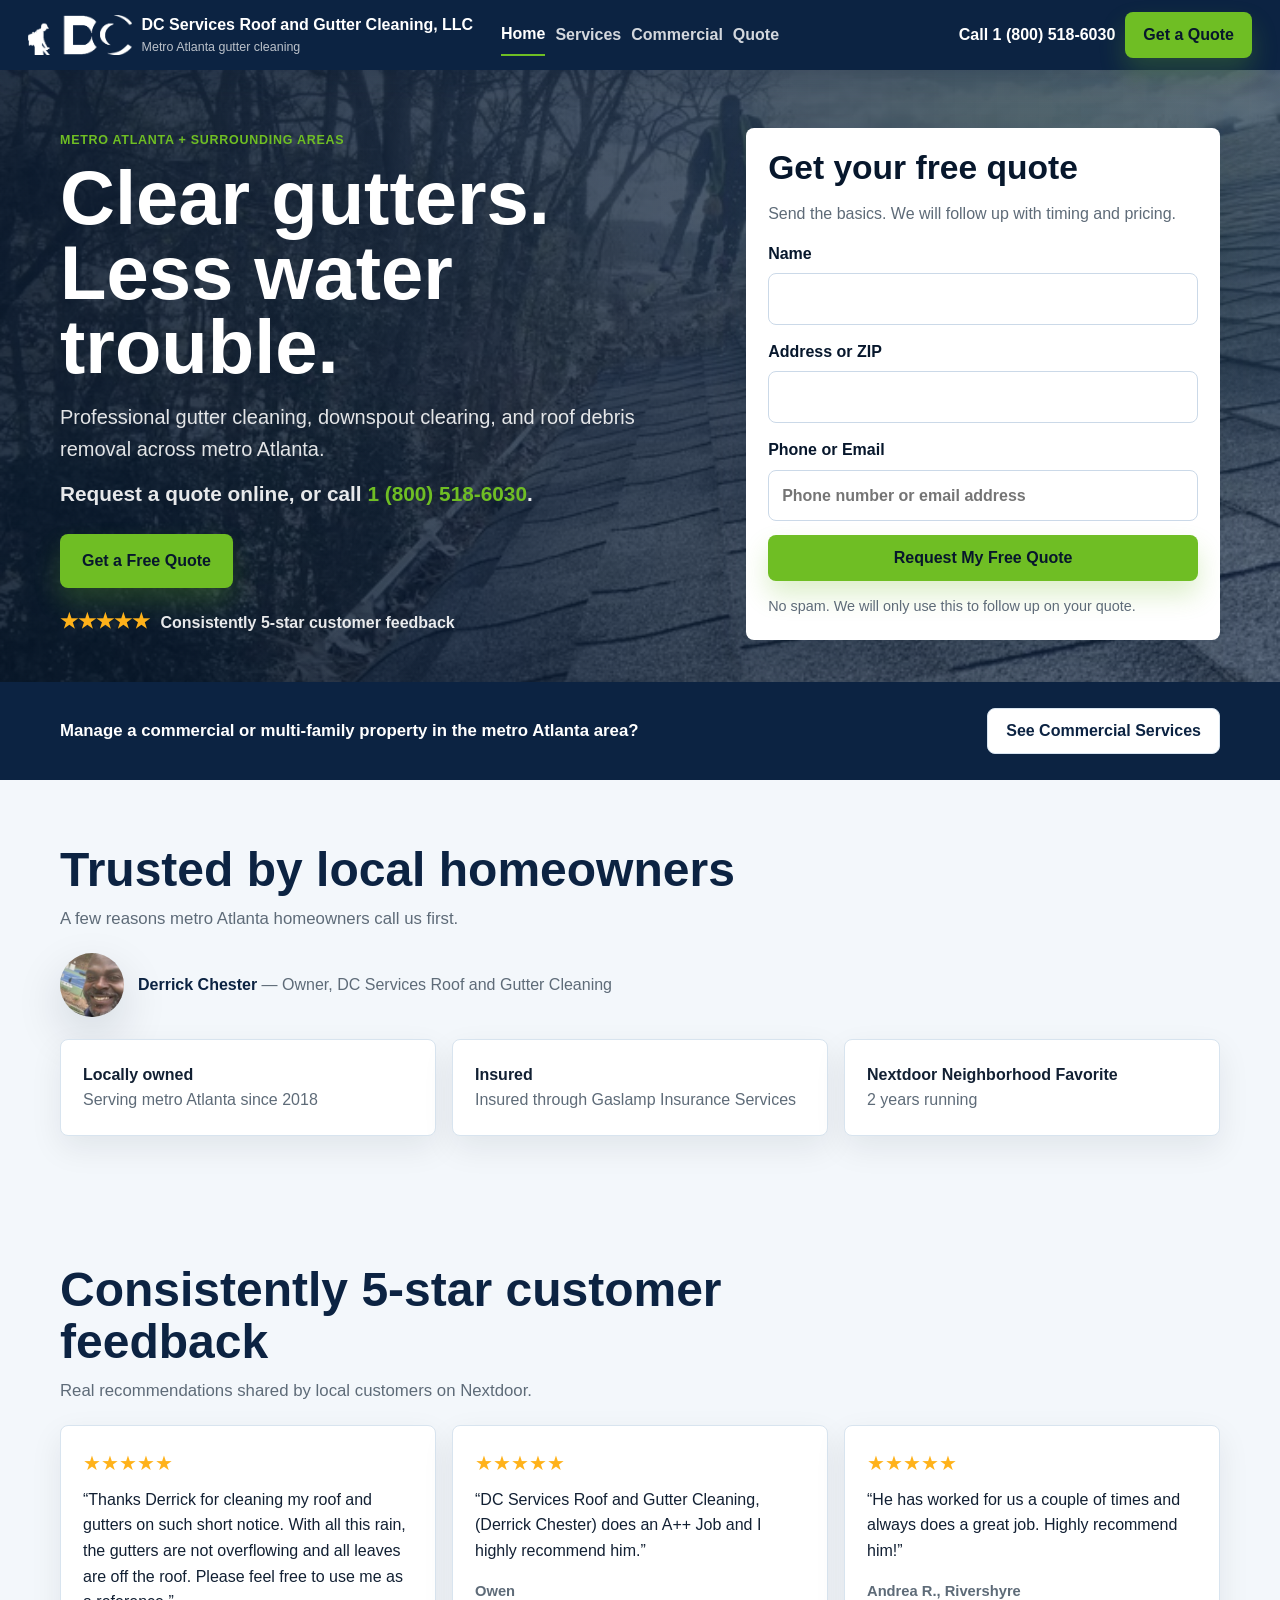
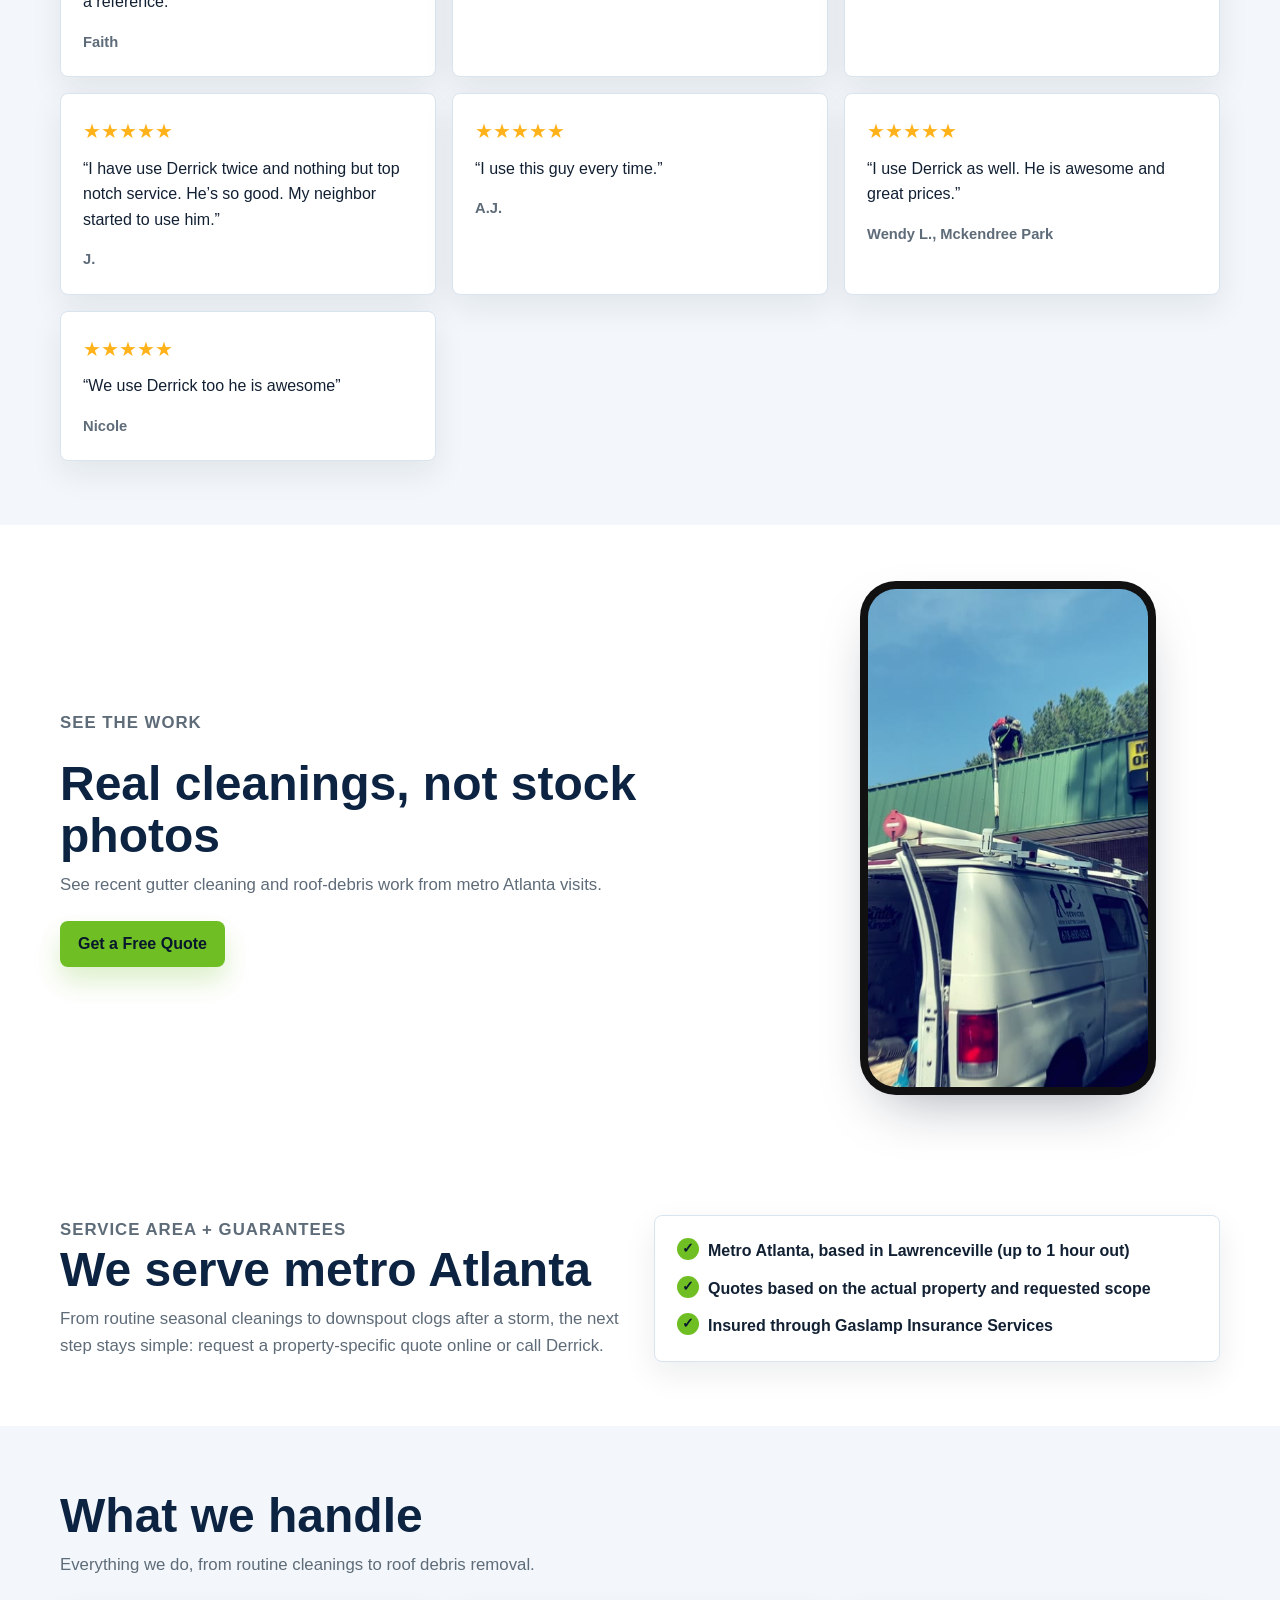
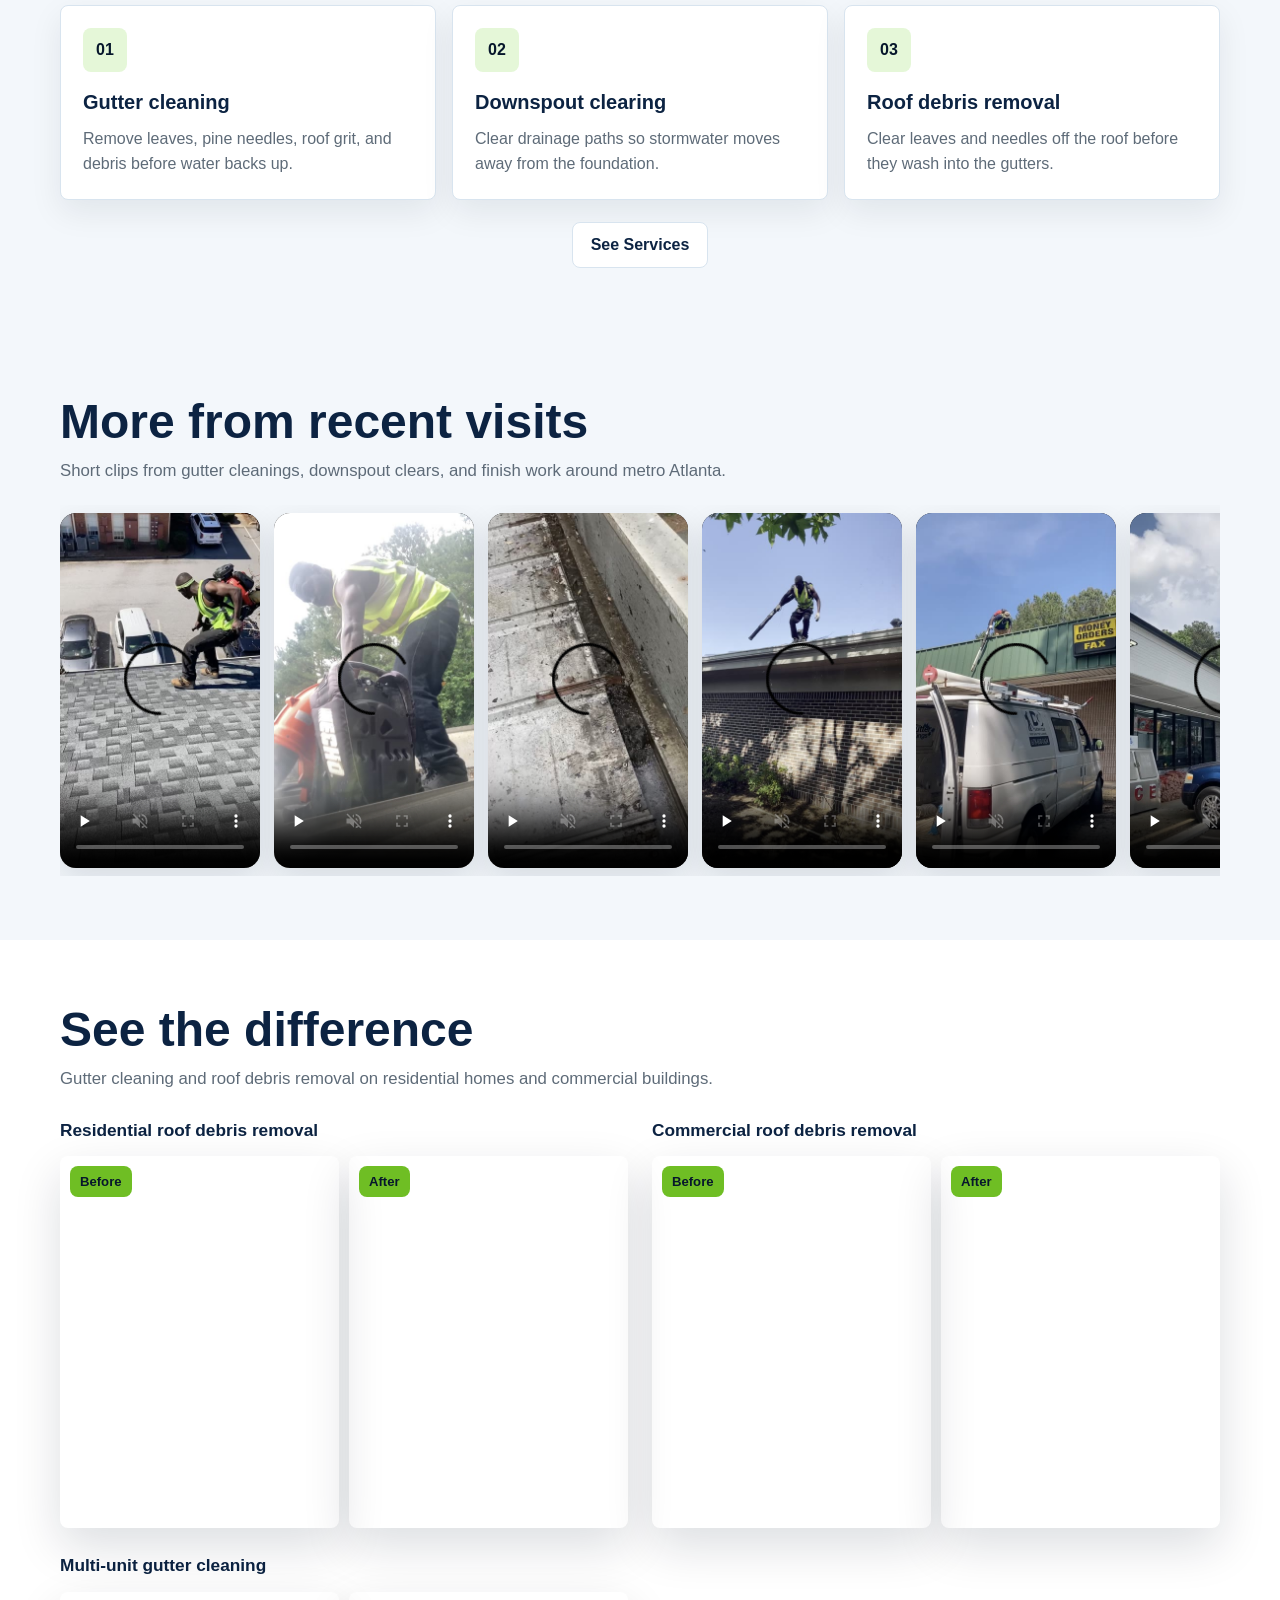
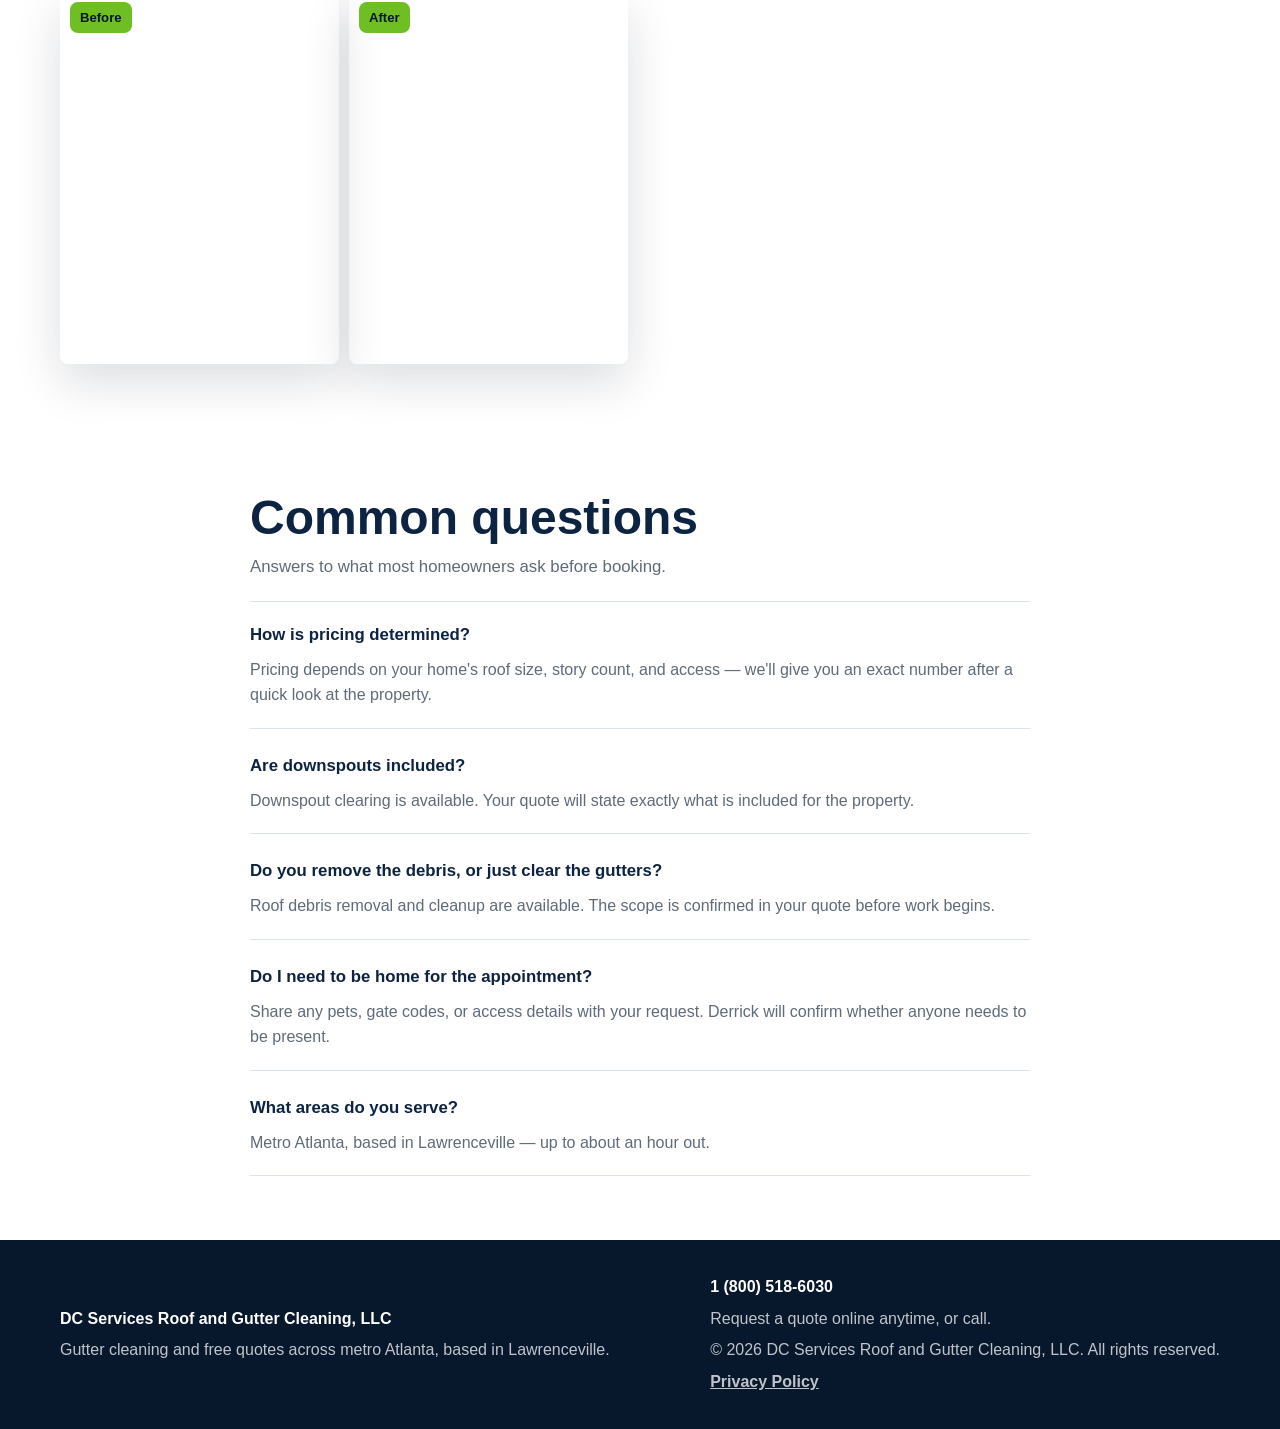
<file: index.html>
<!doctype html>
<html lang="en">
<head>
  <meta charset="utf-8">
  <meta name="viewport" content="width=device-width, initial-scale=1">
  <meta http-equiv="Content-Security-Policy" content="default-src 'self'; script-src 'self' 'unsafe-inline'; style-src 'self' https://fonts.googleapis.com; font-src https://fonts.gstatic.com; img-src 'self' data:; media-src 'self'; connect-src 'self' https://dcservicespro-lead.dcservicespro-lead-worker.workers.dev; base-uri 'self'; form-action 'self' https://dcservicespro-lead.dcservicespro-lead-worker.workers.dev; upgrade-insecure-requests">
  <title>Gutter Cleaning in Metro Atlanta | DC Services</title>
  <meta name="description" content="Gutter cleaning, downspout clearing, and roof debris removal across metro Atlanta. Locally owned, insured, and available by free quote.">
  <meta name="robots" content="index, follow">
  <link rel="canonical" href="https://dcservicespro.com/">
  <link rel="preconnect" href="https://fonts.googleapis.com">
  <link rel="preconnect" href="https://fonts.gstatic.com" crossorigin>
  <link href="https://fonts.googleapis.com/css2?family=Inter:wght@400;500;600;700;800;900&display=swap" rel="stylesheet">
  <link rel="icon" href="favicon.png" type="image/png">
  <link rel="stylesheet" href="styles.css">
  <script type="application/ld+json">
    {
      "@context": "https://schema.org",
      "@type": "LocalBusiness",
      "name": "DC Services Roof and Gutter Cleaning, LLC",
      "url": "https://dcservicespro.com/",
      "telephone": "1 (800) 518-6030",
      "description": "Gutter cleaning, downspout clearing, and roof debris removal across metro Atlanta, based in Lawrenceville.",
      "areaServed": [
        {
          "@type": "AdministrativeArea",
          "name": "Metro Atlanta, GA"
        },
        {
          "@type": "City",
          "name": "Lawrenceville",
          "address": {
            "@type": "PostalAddress",
            "addressLocality": "Lawrenceville",
            "addressRegion": "GA",
            "addressCountry": "US"
          }
        }
      ],
      "makesOffer": [
        {
          "@type": "Offer",
          "itemOffered": {
            "@type": "Service",
            "name": "Gutter Cleaning"
          }
        },
        {
          "@type": "Offer",
          "itemOffered": {
            "@type": "Service",
            "name": "Downspout Clearing"
          }
        },
        {
          "@type": "Offer",
          "itemOffered": {
            "@type": "Service",
            "name": "Roof Debris Removal"
          }
        }
      ]
    }
  </script>
  <script type="application/ld+json">
    {
      "@context": "https://schema.org",
      "@type": "FAQPage",
      "mainEntity": [
        {
          "@type": "Question",
          "name": "How is pricing determined?",
          "acceptedAnswer": {
            "@type": "Answer",
            "text": "Pricing depends on your home's roof size, story count, and access. We give you an exact number after a quick look at the property."
          }
        },
        {
          "@type": "Question",
          "name": "Are downspouts included?",
          "acceptedAnswer": {
            "@type": "Answer",
            "text": "Downspout clearing is available. Your quote will state exactly what is included for the property."
          }
        },
        {
          "@type": "Question",
          "name": "Do you remove the debris, or just clear the gutters?",
          "acceptedAnswer": {
            "@type": "Answer",
            "text": "Roof debris removal and cleanup are available. The scope is confirmed in your quote before work begins."
          }
        },
        {
          "@type": "Question",
          "name": "Do I need to be home for the appointment?",
          "acceptedAnswer": {
            "@type": "Answer",
            "text": "Share any pets, gate codes, or access details with your request. Derrick will confirm whether anyone needs to be present."
          }
        },
        {
          "@type": "Question",
          "name": "What areas do you serve?",
          "acceptedAnswer": {
            "@type": "Answer",
            "text": "Metro Atlanta, based in Lawrenceville — up to about an hour out."
          }
        }
      ]
    }
  </script>
</head>
<body>
  <a class="skip-link" href="#main-content">Skip to main content</a>
  <header class="site-header">
    <a class="brand" href="index.html" aria-label="DC Services Roof and Gutter Cleaning, LLC home">
      <img class="brand-mark" src="media/logo-mark-white.png" alt="" aria-hidden="true">
      <span>
        <strong>DC Services Roof and Gutter Cleaning, LLC</strong>
        <small>Metro Atlanta gutter cleaning</small>
      </span>
    </a>
    <nav class="main-nav" aria-label="Main navigation">
      <a aria-current="page" href="index.html">Home</a>
      <a href="services.html">Services</a>
      <a href="commercial.html">Commercial</a>
      <a href="quote.html">Quote</a>
    </nav>
    <div class="header-actions">
      <a class="phone-action" href="tel:+18005186030" aria-label="Call DC Services at 1 (800) 518-6030">Call<span class="phone-number" aria-hidden="true"> 1 (800) 518-6030</span></a>
      <a class="btn btn-primary" href="quote.html">Get a Quote</a>
    </div>
  </header>

  <main id="main-content">
    <section class="hero compact-hero has-bg-video">
      <video class="hero-bg" autoplay muted loop playsinline preload="metadata" poster="media/hero.jpg" aria-hidden="true">
        <source src="media/hero.mp4" type="video/mp4">
      </video>
      <div class="hero-bg-overlay" aria-hidden="true"></div>
      <div class="container hero-grid">
        <div class="hero-copy">
          <p class="service-line">Metro Atlanta + surrounding areas</p>
          <h1>Clear gutters. Less water trouble.</h1>
          <p class="hero-summary">Professional gutter cleaning, downspout clearing, and roof debris removal across metro Atlanta.</p>
          <p class="hero-phone">Request a quote online, or call <a href="tel:+18005186030">1 (800) 518-6030</a>.</p>
          <a class="btn btn-primary btn-large" href="#home-quote">Get a Free Quote</a>
          <p class="hero-proof"><span class="stars" aria-hidden="true">★★★★★</span> Consistently 5-star customer feedback</p>
        </div>

        <form id="home-quote" class="quote-card quote-form" data-quote-form="residential" action="https://dcservicespro-lead.dcservicespro-lead-worker.workers.dev/" method="post">
          <input type="hidden" name="formType" value="residential">
          <input class="hp-field" type="text" name="_hp" tabindex="-1" autocomplete="off" aria-hidden="true">
          <h2>Get your free quote</h2>
          <p>Send the basics. We will follow up with timing and pricing.</p>
          <label for="home-name">Name
            <input id="home-name" name="name" type="text" autocomplete="name" required>
          </label>
          <label for="home-address">Address or ZIP
            <input id="home-address" name="address" type="text" autocomplete="street-address" required>
          </label>
          <label for="home-contact">Phone or Email
            <input id="home-contact" name="contact" type="text" placeholder="Phone number or email address" required>
          </label>
          <button class="btn btn-primary btn-full" type="submit">Request My Free Quote</button>
          <p class="form-note">No spam. We will only use this to follow up on your quote.</p>
          <div id="home-form-success" class="success-message" role="status" aria-live="polite" tabindex="-1">Thank you. Your quote request has been received. Derrick will follow up with scope, pricing, and scheduling.</div>
          <div id="home-form-error" class="error-message" role="alert" tabindex="-1">We could not send your request. Please try again, or call 1 (800) 518-6030.</div>
        </form>
      </div>
    </section>

    <section class="audience-banner" aria-labelledby="audience-banner-title">
      <div class="container">
        <p id="audience-banner-title">Manage a commercial or multi-family property in the metro Atlanta area?</p>
        <a class="btn btn-secondary" href="commercial.html">See Commercial Services</a>
      </div>
    </section>

    <section class="trust-strip" aria-labelledby="trust-title">
      <div class="container">
        <div class="section-heading tight">
          <h2 id="trust-title">Trusted by local homeowners</h2>
          <p>A few reasons metro Atlanta homeowners call us first.</p>
        </div>
        <div class="owner-intro">
          <img class="owner-photo" src="media/owner-photo-square.jpg" alt="Derrick Chester, owner of DC Services Roof and Gutter Cleaning">
          <p><strong>Derrick Chester</strong> — Owner, DC Services Roof and Gutter Cleaning</p>
        </div>
        <div class="trust-grid">
          <article class="trust-card">
            <strong>Locally owned</strong>
            <span>Serving metro Atlanta since 2018</span>
          </article>
          <article class="trust-card">
            <strong>Insured</strong>
            <span>Insured through Gaslamp Insurance Services</span>
          </article>
          <article class="trust-card">
            <strong>Nextdoor Neighborhood Favorite</strong>
            <span>2 years running</span>
          </article>
        </div>
      </div>
    </section>

    <section class="reviews-section" aria-labelledby="reviews-title">
      <div class="container">
        <div class="section-heading tight">
          <h2 id="reviews-title">Consistently 5-star customer feedback</h2>
          <p>Real recommendations shared by local customers on Nextdoor.</p>
        </div>
        <div class="reviews-grid">
          <article class="review-card">
            <div class="stars" aria-label="5 out of 5 stars">★★★★★</div>
            <p>&ldquo;Thanks Derrick for cleaning my roof and gutters on such short notice. With all this rain, the gutters are not overflowing and all leaves are off the roof. Please feel free to use me as a reference.&rdquo;</p>
            <strong>Faith</strong>
          </article>
          <article class="review-card">
            <div class="stars" aria-label="5 out of 5 stars">★★★★★</div>
            <p>&ldquo;DC Services Roof and Gutter Cleaning, (Derrick Chester) does an A++ Job and I highly recommend him.&rdquo;</p>
            <strong>Owen</strong>
          </article>
          <article class="review-card">
            <div class="stars" aria-label="5 out of 5 stars">★★★★★</div>
            <p>&ldquo;He has worked for us a couple of times and always does a great job. Highly recommend him!&rdquo;</p>
            <strong>Andrea R., Rivershyre</strong>
          </article>
          <article class="review-card">
            <div class="stars" aria-label="5 out of 5 stars">★★★★★</div>
            <p>&ldquo;I have use Derrick twice and nothing but top notch service. He&rsquo;s so good. My neighbor started to use him.&rdquo;</p>
            <strong>J.</strong>
          </article>
          <article class="review-card">
            <div class="stars" aria-label="5 out of 5 stars">★★★★★</div>
            <p>&ldquo;I use this guy every time.&rdquo;</p>
            <strong>A.J.</strong>
          </article>
          <article class="review-card">
            <div class="stars" aria-label="5 out of 5 stars">★★★★★</div>
            <p>&ldquo;I use Derrick as well. He is awesome and great prices.&rdquo;</p>
            <strong>Wendy L., Mckendree Park</strong>
          </article>
          <article class="review-card">
            <div class="stars" aria-label="5 out of 5 stars">★★★★★</div>
            <p>&ldquo;We use Derrick too he is awesome&rdquo;</p>
            <strong>Nicole</strong>
          </article>
        </div>
      </div>
    </section>

    <section class="feature-reel" aria-labelledby="feature-reel-title">
      <div class="container feature-reel-grid">
        <div class="feature-reel-copy">
          <p class="service-line">See the work</p>
          <h2 id="feature-reel-title">Real cleanings, not stock photos</h2>
          <p>See recent gutter cleaning and roof-debris work from metro Atlanta visits.</p>
          <a class="btn btn-primary" href="quote.html">Get a Free Quote</a>
        </div>
        <div class="phone-frame">
          <video autoplay muted loop playsinline preload="metadata" poster="media/feature.jpg" aria-label="Sample of a recent gutter cleaning visit">
            <source src="media/feature.mp4" type="video/mp4">
          </video>
        </div>
      </div>
    </section>

    <section class="split-section">
      <div class="container split-grid">
        <div>
          <p class="service-line">Service area + guarantees</p>
          <h2>We serve metro Atlanta</h2>
          <p>From routine seasonal cleanings to downspout clogs after a storm, the next step stays simple: request a property-specific quote online or call Derrick.</p>
        </div>
        <div class="guarantee-panel">
          <ul class="check-list">
            <li>Metro Atlanta, based in Lawrenceville (up to 1 hour out)</li>
            <li>Quotes based on the actual property and requested scope</li>
            <li>Insured through Gaslamp Insurance Services</li>
          </ul>
        </div>
      </div>
    </section>

    <section class="services-preview" aria-labelledby="services-preview-title">
      <div class="container">
        <div class="section-heading">
          <h2 id="services-preview-title">What we handle</h2>
          <p>Everything we do, from routine cleanings to roof debris removal.</p>
        </div>
        <div class="card-grid">
          <article class="service-card">
            <div class="icon-box" aria-hidden="true">01</div>
            <h3>Gutter cleaning</h3>
            <p>Remove leaves, pine needles, roof grit, and debris before water backs up.</p>
          </article>
          <article class="service-card">
            <div class="icon-box" aria-hidden="true">02</div>
            <h3>Downspout clearing</h3>
            <p>Clear drainage paths so stormwater moves away from the foundation.</p>
          </article>
          <article class="service-card">
            <div class="icon-box" aria-hidden="true">03</div>
            <h3>Roof debris removal</h3>
            <p>Clear leaves and needles off the roof before they wash into the gutters.</p>
          </article>
        </div>
        <div class="center-action">
          <a class="btn btn-secondary" href="services.html">See Services</a>
        </div>
      </div>
    </section>

    <section class="work-gallery" aria-labelledby="work-gallery-title">
      <div class="container">
        <div class="section-heading tight">
          <h2 id="work-gallery-title">More from recent visits</h2>
          <p>Short clips from gutter cleanings, downspout clears, and finish work around metro Atlanta.</p>
        </div>
        <div class="reel-strip" role="list">
          <div class="reel-item" role="listitem"><video muted loop playsinline controls preload="none" poster="media/clip-03.jpg" data-lazy-video><source src="media/clip-03.mp4" type="video/mp4"></video></div>
          <div class="reel-item" role="listitem"><video muted loop playsinline controls preload="none" poster="media/clip-05.jpg" data-lazy-video><source src="media/clip-05.mp4" type="video/mp4"></video></div>
          <div class="reel-item" role="listitem"><video muted loop playsinline controls preload="none" poster="media/clip-06.jpg" data-lazy-video><source src="media/clip-06.mp4" type="video/mp4"></video></div>
          <div class="reel-item" role="listitem"><video muted loop playsinline controls preload="none" poster="media/clip-07.jpg" data-lazy-video><source src="media/clip-07.mp4" type="video/mp4"></video></div>
          <div class="reel-item" role="listitem"><video muted loop playsinline controls preload="none" poster="media/clip-08.jpg" data-lazy-video><source src="media/clip-08.mp4" type="video/mp4"></video></div>
          <div class="reel-item" role="listitem"><video muted loop playsinline controls preload="none" poster="media/clip-09.jpg" data-lazy-video><source src="media/clip-09.mp4" type="video/mp4"></video></div>
          <div class="reel-item" role="listitem"><video muted loop playsinline controls preload="none" poster="media/clip-10.jpg" data-lazy-video><source src="media/clip-10.mp4" type="video/mp4"></video></div>
          <div class="reel-item" role="listitem"><video muted loop playsinline controls preload="none" poster="media/clip-11.jpg" data-lazy-video><source src="media/clip-11.mp4" type="video/mp4"></video></div>
          <div class="reel-item" role="listitem"><video muted loop playsinline controls preload="none" poster="media/clip-12.jpg" data-lazy-video><source src="media/clip-12.mp4" type="video/mp4"></video></div>
          <div class="reel-item" role="listitem"><video muted loop playsinline controls preload="none" poster="media/clip-13.jpg" data-lazy-video><source src="media/clip-13.mp4" type="video/mp4"></video></div>
          <div class="reel-item" role="listitem"><video muted loop playsinline controls preload="none" poster="media/clip-14.jpg" data-lazy-video><source src="media/clip-14.mp4" type="video/mp4"></video></div>
        </div>
      </div>
    </section>

    <section class="before-after-section" aria-labelledby="before-after-title">
      <div class="container">
        <div class="section-heading tight">
          <h2 id="before-after-title">See the difference</h2>
          <p>Gutter cleaning and roof debris removal on residential homes and commercial buildings.</p>
        </div>
        <div class="before-after">
          <article class="ba-case">
            <h3>Residential roof debris removal</h3>
            <div class="ba-pair">
              <figure class="ba-photo">
                <img src="media/before-after-residential-roof-debris-before.webp" alt="Residential shingle roof covered in pine straw and debris before removal" loading="lazy">
                <span>Before</span>
              </figure>
              <figure class="ba-photo">
                <img src="media/before-after-residential-roof-debris-after.webp" alt="Residential shingle roof cleared of pine straw after debris removal" loading="lazy">
                <span>After</span>
              </figure>
            </div>
          </article>
          <article class="ba-case">
            <h3>Commercial roof debris removal</h3>
            <div class="ba-pair">
              <figure class="ba-photo">
                <img src="media/before-after-commercial-roof-debris-before.webp" alt="Commercial flat roof covered with pine straw, branches, and leaves before debris removal" loading="lazy">
                <span>Before</span>
              </figure>
              <figure class="ba-photo">
                <img src="media/before-after-commercial-roof-debris-after.webp" alt="Commercial flat roof cleared of loose debris after removal" loading="lazy">
                <span>After</span>
              </figure>
            </div>
          </article>
          <article class="ba-case">
            <h3>Multi-unit gutter cleaning</h3>
            <div class="ba-pair">
              <figure class="ba-photo">
                <img src="media/before-after-gutter-before.jpg" alt="Gutter along a multi-unit property roofline packed with fallen leaves before cleaning" loading="lazy">
                <span>Before</span>
              </figure>
              <figure class="ba-photo">
                <img src="media/before-after-gutter-after.jpg" alt="The same multi-unit property gutter cleared of leaves after cleaning" loading="lazy">
                <span>After</span>
              </figure>
            </div>
          </article>
        </div>
      </div>
    </section>

    <section class="faq-section" aria-labelledby="faq-title">
      <div class="container narrow">
        <div class="section-heading tight">
          <h2 id="faq-title">Common questions</h2>
          <p>Answers to what most homeowners ask before booking.</p>
        </div>
        <div class="faq-list">
          <div class="faq-item">
            <h3>How is pricing determined?</h3>
            <p>Pricing depends on your home's roof size, story count, and access — we'll give you an exact number after a quick look at the property.</p>
          </div>
          <div class="faq-item">
            <h3>Are downspouts included?</h3>
            <p>Downspout clearing is available. Your quote will state exactly what is included for the property.</p>
          </div>
          <div class="faq-item">
            <h3>Do you remove the debris, or just clear the gutters?</h3>
            <p>Roof debris removal and cleanup are available. The scope is confirmed in your quote before work begins.</p>
          </div>
          <div class="faq-item">
            <h3>Do I need to be home for the appointment?</h3>
            <p>Share any pets, gate codes, or access details with your request. Derrick will confirm whether anyone needs to be present.</p>
          </div>
          <div class="faq-item">
            <h3>What areas do you serve?</h3>
            <p>Metro Atlanta, based in Lawrenceville — up to about an hour out.</p>
          </div>
        </div>
      </div>
    </section>
  </main>

  <footer class="site-footer">
    <div class="container footer-grid">
      <div>
        <strong>DC Services Roof and Gutter Cleaning, LLC</strong>
        <p>Gutter cleaning and free quotes across metro Atlanta, based in Lawrenceville.</p>
      </div>
      <div>
        <a href="tel:+18005186030">1 (800) 518-6030</a>
        <p class="footer-note">Request a quote online anytime, or call.</p>
        <p>&copy; <span data-year></span> DC Services Roof and Gutter Cleaning, LLC. All rights reserved.</p>
        <p class="footer-legal"><a href="privacy.html">Privacy Policy</a></p>
      </div>
    </div>
  </footer>

  <script src="script.js"></script>
</body>
</html>
</file>
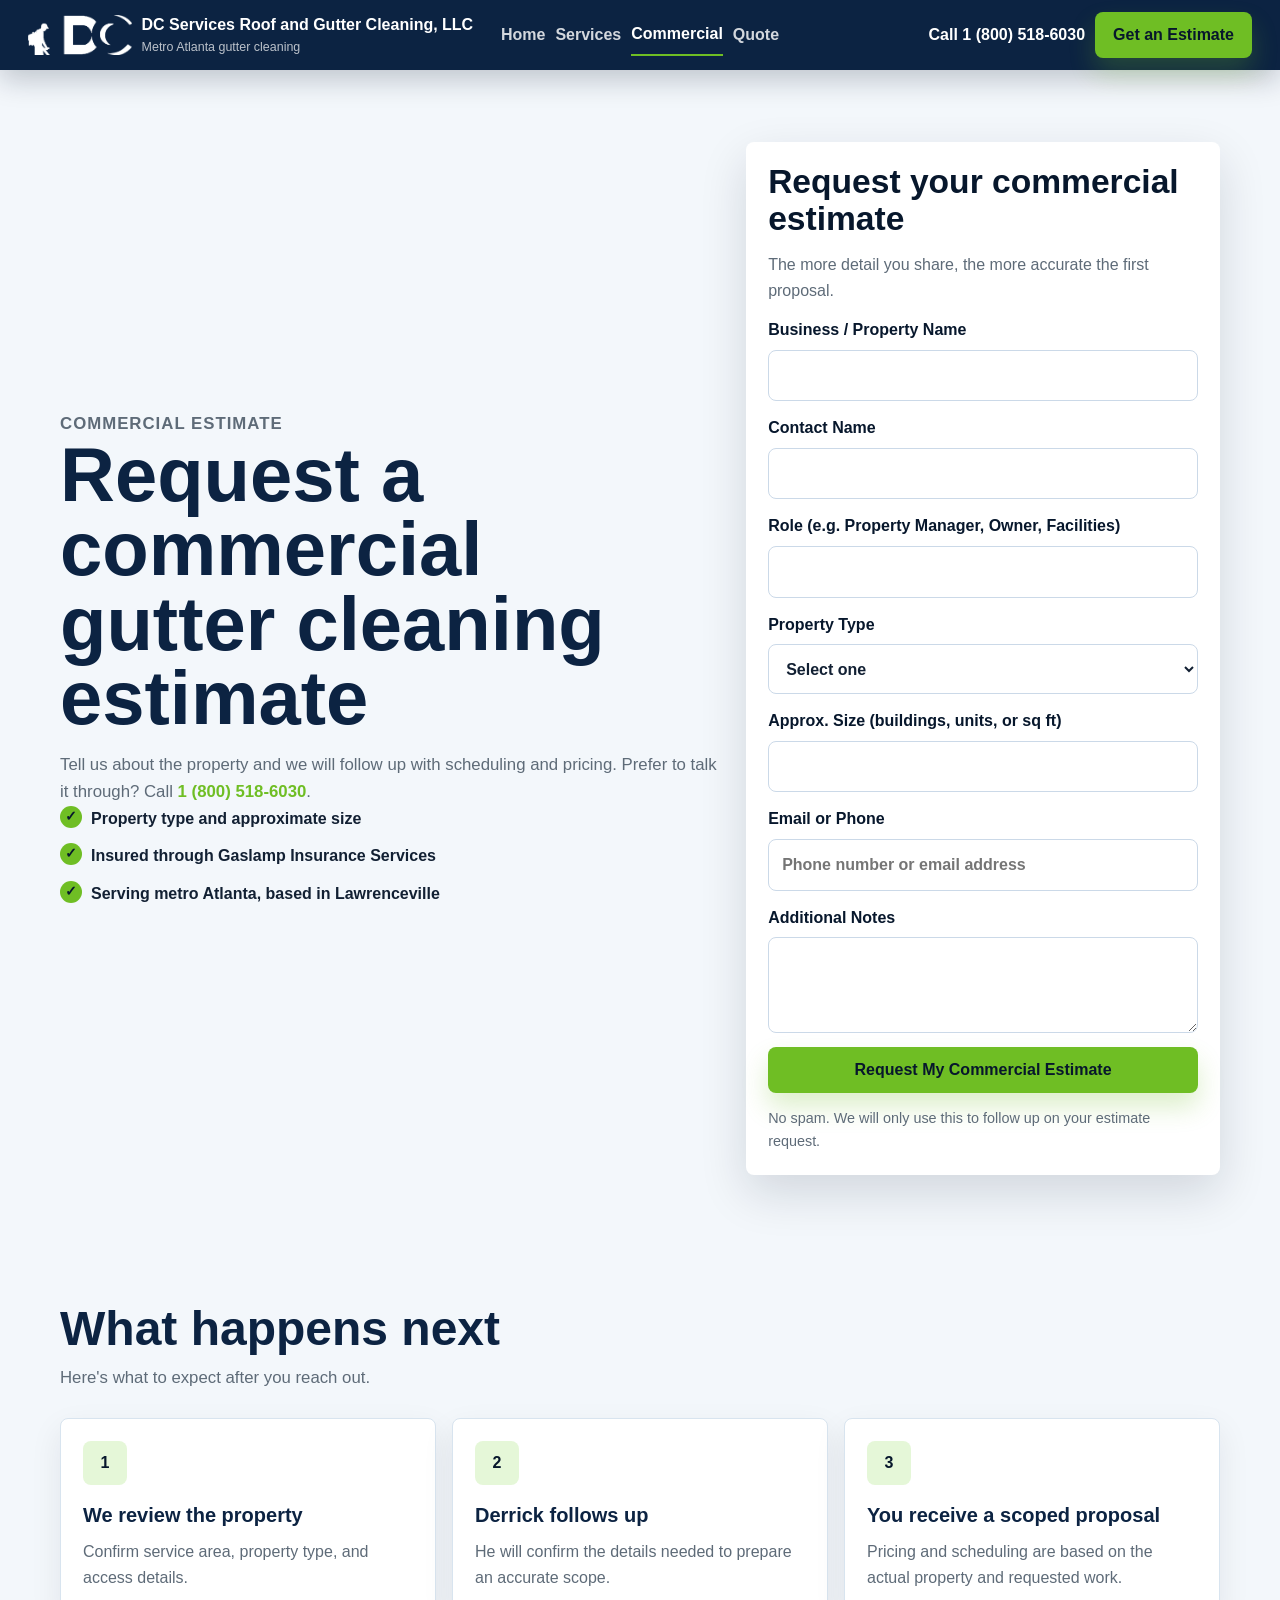
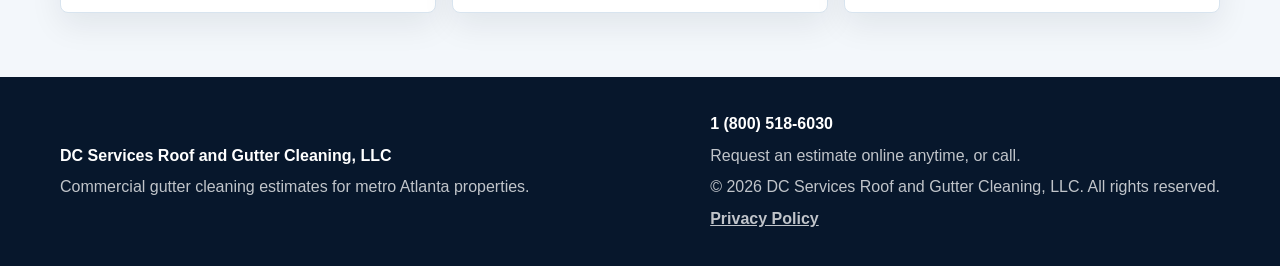
<file: commercial-quote.html>
<!doctype html>
<html lang="en">
<head>
  <meta charset="utf-8">
  <meta name="viewport" content="width=device-width, initial-scale=1">
  <meta http-equiv="Content-Security-Policy" content="default-src 'self'; script-src 'self' 'unsafe-inline'; style-src 'self' https://fonts.googleapis.com; font-src https://fonts.gstatic.com; img-src 'self' data:; media-src 'self'; connect-src 'self' https://dcservicespro-lead.dcservicespro-lead-worker.workers.dev; base-uri 'self'; form-action 'self' https://dcservicespro-lead.dcservicespro-lead-worker.workers.dev; upgrade-insecure-requests">
  <title>Request a Commercial Gutter Cleaning Estimate | DC Services</title>
  <meta name="description" content="Request a commercial gutter cleaning estimate in metro Atlanta for property managers, HOAs, retail centers, office parks, and apartment communities.">
  <meta name="robots" content="index, follow">
  <link rel="canonical" href="https://dcservicespro.com/commercial-quote.html">
  <link rel="preconnect" href="https://fonts.googleapis.com">
  <link rel="preconnect" href="https://fonts.gstatic.com" crossorigin>
  <link href="https://fonts.googleapis.com/css2?family=Inter:wght@400;500;600;700;800;900&display=swap" rel="stylesheet">
  <link rel="icon" href="favicon.png" type="image/png">
  <link rel="stylesheet" href="styles.css">
  <script type="application/ld+json">
    {
      "@context": "https://schema.org",
      "@type": "ContactPage",
      "name": "Request a Commercial Gutter Cleaning Estimate",
      "url": "https://dcservicespro.com/commercial-quote.html",
      "mainEntity": {
        "@type": "LocalBusiness",
        "name": "DC Services Roof and Gutter Cleaning, LLC",
        "telephone": "1 (800) 518-6030",
        "areaServed": "Metro Atlanta, GA"
      }
    }
  </script>
</head>
<body>
  <a class="skip-link" href="#main-content">Skip to main content</a>
  <header class="site-header">
    <a class="brand" href="index.html" aria-label="DC Services Roof and Gutter Cleaning, LLC home">
      <img class="brand-mark" src="media/logo-mark-white.png" alt="" aria-hidden="true">
      <span>
        <strong>DC Services Roof and Gutter Cleaning, LLC</strong>
        <small>Metro Atlanta gutter cleaning</small>
      </span>
    </a>
    <nav class="main-nav" aria-label="Main navigation">
      <a href="index.html">Home</a>
      <a href="services.html">Services</a>
      <a aria-current="page" href="commercial.html">Commercial</a>
      <a href="quote.html">Quote</a>
    </nav>
    <div class="header-actions">
      <a class="phone-action" href="tel:+18005186030" aria-label="Call DC Services at 1 (800) 518-6030">Call<span class="phone-number" aria-hidden="true"> 1 (800) 518-6030</span></a>
      <a class="btn btn-primary" href="commercial-quote.html">Get an Estimate</a>
    </div>
  </header>

  <main id="main-content">
    <section class="quote-page">
      <div class="container quote-page-grid">
        <div class="quote-intro">
          <p class="service-line">Commercial estimate</p>
          <h1>Request a commercial gutter cleaning estimate</h1>
          <p>Tell us about the property and we will follow up with scheduling and pricing. Prefer to talk it through? Call <a href="tel:+18005186030">1 (800) 518-6030</a>.</p>
          <ul class="check-list dark">
            <li>Property type and approximate size</li>
            <li>Insured through Gaslamp Insurance Services</li>
            <li>Serving metro Atlanta, based in Lawrenceville</li>
          </ul>
        </div>

        <form class="quote-card quote-form" data-quote-form="commercial" action="https://dcservicespro-lead.dcservicespro-lead-worker.workers.dev/" method="post">
          <input type="hidden" name="formType" value="commercial">
          <input class="hp-field" type="text" name="_hp" tabindex="-1" autocomplete="off" aria-hidden="true">
          <h2>Request your commercial estimate</h2>
          <p>The more detail you share, the more accurate the first proposal.</p>
          <label for="cq-business">Business / Property Name
            <input id="cq-business" name="business" type="text" autocomplete="organization" required>
          </label>
          <label for="cq-contact-name">Contact Name
            <input id="cq-contact-name" name="contactName" type="text" autocomplete="name" required>
          </label>
          <label for="cq-role">Role (e.g. Property Manager, Owner, Facilities)
            <input id="cq-role" name="role" type="text">
          </label>
          <label for="cq-property-type">Property Type
            <select id="cq-property-type" name="propertyType" required>
              <option value="">Select one</option>
              <option value="property-management-hoa">Property Management / HOA</option>
              <option value="retail-shopping-center">Retail / Shopping Center</option>
              <option value="office-business-park">Office / Business Park</option>
              <option value="apartment-community">Apartment Community</option>
              <option value="other">Other</option>
            </select>
          </label>
          <label for="cq-size">Approx. Size (buildings, units, or sq ft)
            <input id="cq-size" name="size" type="text">
          </label>
          <label for="cq-contact">Email or Phone
            <input id="cq-contact" name="contact" type="text" placeholder="Phone number or email address" required>
          </label>
          <label for="cq-notes">Additional Notes
            <textarea id="cq-notes" name="notes"></textarea>
          </label>
          <button class="btn btn-primary btn-full" type="submit">Request My Commercial Estimate</button>
          <p class="form-note">No spam. We will only use this to follow up on your estimate request.</p>
          <div id="form-success" class="success-message" role="status" aria-live="polite" tabindex="-1">Thank you. Your commercial estimate request has been received. Derrick will follow up with scope, pricing, and scheduling.</div>
          <div id="form-error" class="error-message" role="alert" tabindex="-1">We could not send your request. Please try again, or call 1 (800) 518-6030.</div>
        </form>
      </div>
    </section>

    <section class="process-section">
      <div class="container">
        <div class="section-heading">
          <h2>What happens next</h2>
          <p>Here's what to expect after you reach out.</p>
        </div>
        <div class="step-grid">
          <article>
            <span>1</span>
            <h3>We review the property</h3>
            <p>Confirm service area, property type, and access details.</p>
          </article>
          <article>
            <span>2</span>
            <h3>Derrick follows up</h3>
            <p>He will confirm the details needed to prepare an accurate scope.</p>
          </article>
          <article>
            <span>3</span>
            <h3>You receive a scoped proposal</h3>
            <p>Pricing and scheduling are based on the actual property and requested work.</p>
          </article>
        </div>
      </div>
    </section>
  </main>

  <footer class="site-footer">
    <div class="container footer-grid">
      <div>
        <strong>DC Services Roof and Gutter Cleaning, LLC</strong>
        <p>Commercial gutter cleaning estimates for metro Atlanta properties.</p>
      </div>
      <div>
        <a href="tel:+18005186030">1 (800) 518-6030</a>
        <p class="footer-note">Request an estimate online anytime, or call.</p>
        <p>&copy; <span data-year></span> DC Services Roof and Gutter Cleaning, LLC. All rights reserved.</p>
        <p class="footer-legal"><a href="privacy.html">Privacy Policy</a></p>
      </div>
    </div>
  </footer>

  <script src="script.js"></script>
</body>
</html>
</file>
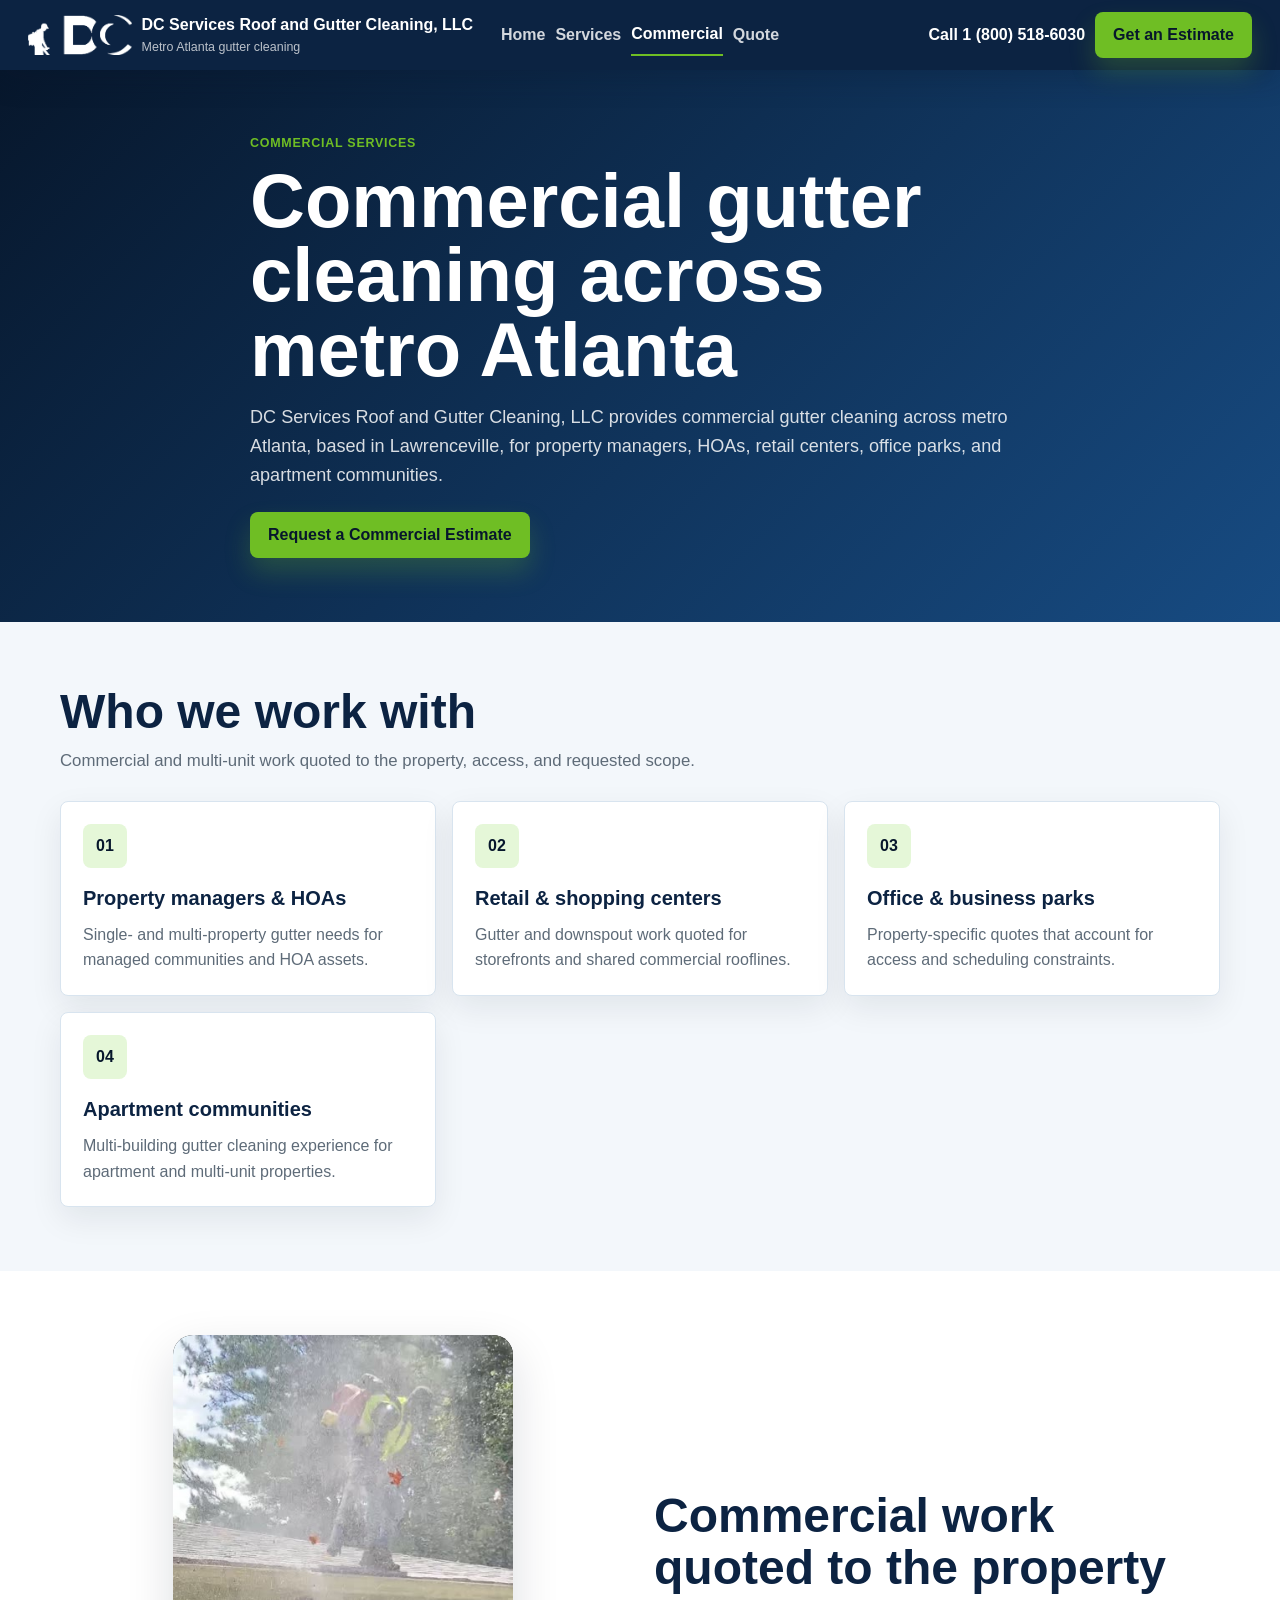
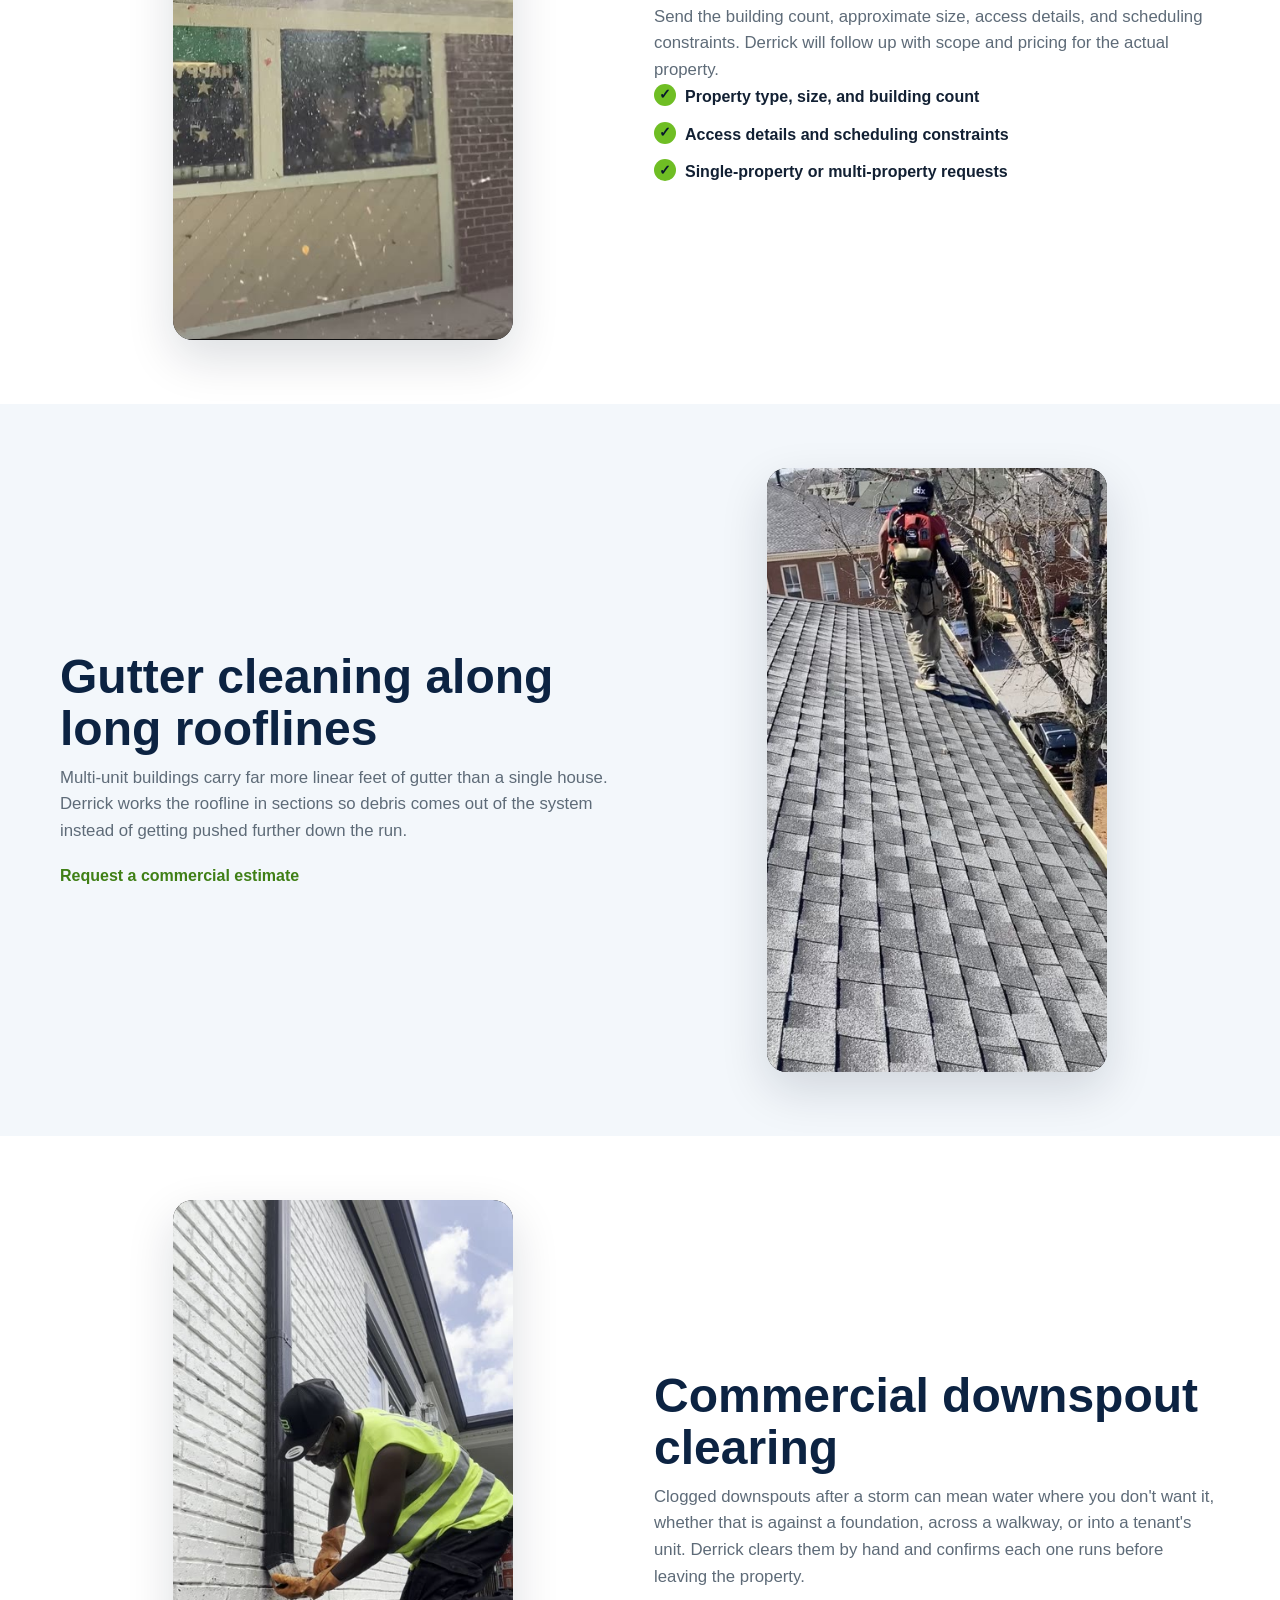
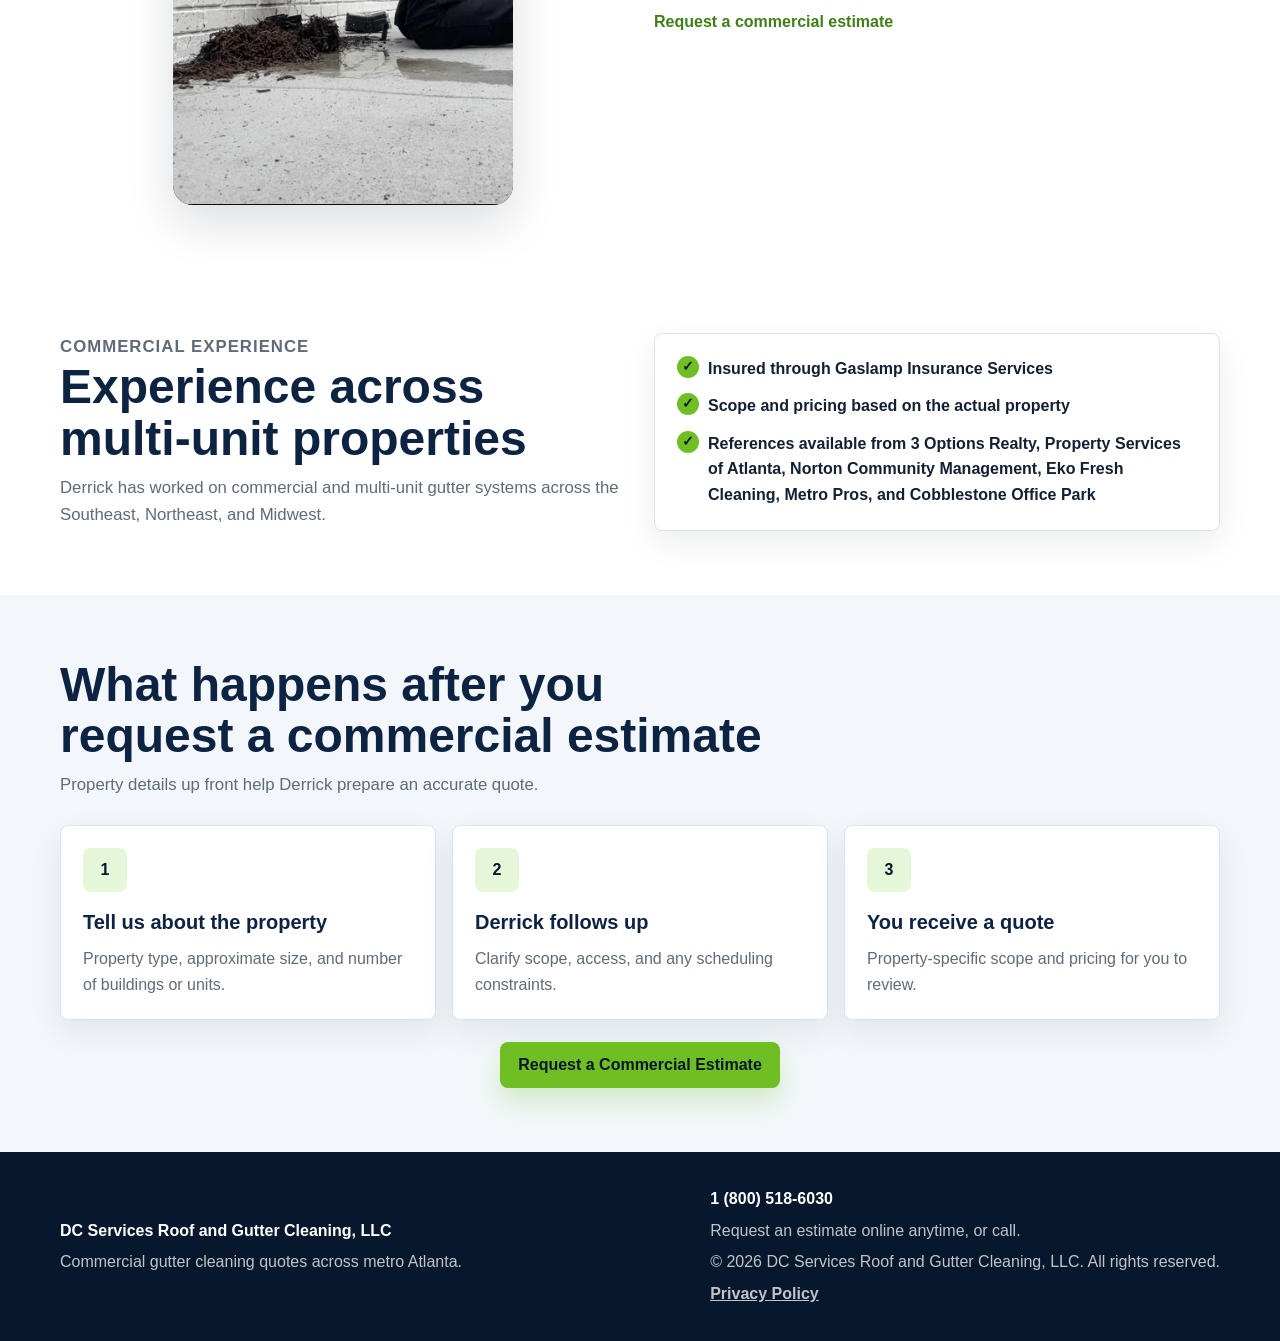
<file: commercial.html>
<!doctype html>
<html lang="en">
<head>
  <meta charset="utf-8">
  <meta name="viewport" content="width=device-width, initial-scale=1">
  <meta http-equiv="Content-Security-Policy" content="default-src 'self'; script-src 'self' 'unsafe-inline'; style-src 'self' https://fonts.googleapis.com; font-src https://fonts.gstatic.com; img-src 'self' data:; media-src 'self'; connect-src 'self' https://dcservicespro-lead.dcservicespro-lead-worker.workers.dev; base-uri 'self'; form-action 'self' https://dcservicespro-lead.dcservicespro-lead-worker.workers.dev; upgrade-insecure-requests">
  <title>Commercial Gutter Cleaning in Metro Atlanta | DC Services</title>
  <meta name="description" content="Commercial gutter cleaning quotes across metro Atlanta for property managers, HOAs, retail centers, office parks, and apartment communities.">
  <meta name="robots" content="index, follow">
  <link rel="canonical" href="https://dcservicespro.com/commercial.html">
  <link rel="preconnect" href="https://fonts.googleapis.com">
  <link rel="preconnect" href="https://fonts.gstatic.com" crossorigin>
  <link href="https://fonts.googleapis.com/css2?family=Inter:wght@400;500;600;700;800;900&display=swap" rel="stylesheet">
  <link rel="icon" href="favicon.png" type="image/png">
  <link rel="stylesheet" href="styles.css">
  <script type="application/ld+json">
    {
      "@context": "https://schema.org",
      "@type": "Service",
      "name": "Commercial Gutter Cleaning in Metro Atlanta",
      "areaServed": "Metro Atlanta, GA",
      "provider": {
        "@type": "LocalBusiness",
        "name": "DC Services Roof and Gutter Cleaning, LLC",
        "telephone": "1 (800) 518-6030"
      },
      "audience": {
        "@type": "BusinessAudience",
        "audienceType": "Property managers, HOAs, retail centers, office parks, and apartment communities"
      },
      "serviceType": ["Commercial Gutter Cleaning", "Commercial Downspout Clearing"]
    }
  </script>
</head>
<body>
  <a class="skip-link" href="#main-content">Skip to main content</a>
  <header class="site-header">
    <a class="brand" href="index.html" aria-label="DC Services Roof and Gutter Cleaning, LLC home">
      <img class="brand-mark" src="media/logo-mark-white.png" alt="" aria-hidden="true">
      <span>
        <strong>DC Services Roof and Gutter Cleaning, LLC</strong>
        <small>Metro Atlanta gutter cleaning</small>
      </span>
    </a>
    <nav class="main-nav" aria-label="Main navigation">
      <a href="index.html">Home</a>
      <a href="services.html">Services</a>
      <a aria-current="page" href="commercial.html">Commercial</a>
      <a href="quote.html">Quote</a>
    </nav>
    <div class="header-actions">
      <a class="phone-action" href="tel:+18005186030" aria-label="Call DC Services at 1 (800) 518-6030">Call<span class="phone-number" aria-hidden="true"> 1 (800) 518-6030</span></a>
      <a class="btn btn-primary" href="commercial-quote.html">Get an Estimate</a>
    </div>
  </header>

  <main id="main-content">
    <section class="page-hero">
      <div class="container narrow">
        <p class="service-line">Commercial services</p>
        <h1>Commercial gutter cleaning across metro Atlanta</h1>
        <p>DC Services Roof and Gutter Cleaning, LLC provides commercial gutter cleaning across metro Atlanta, based in Lawrenceville, for property managers, HOAs, retail centers, office parks, and apartment communities.</p>
        <a class="btn btn-primary" href="commercial-quote.html">Request a Commercial Estimate</a>
      </div>
    </section>

    <section class="services-preview" aria-labelledby="who-we-serve-title">
      <div class="container">
        <div class="section-heading">
          <h2 id="who-we-serve-title">Who we work with</h2>
          <p>Commercial and multi-unit work quoted to the property, access, and requested scope.</p>
        </div>
        <div class="card-grid">
          <article class="service-card">
            <div class="icon-box" aria-hidden="true">01</div>
            <h3>Property managers &amp; HOAs</h3>
            <p>Single- and multi-property gutter needs for managed communities and HOA assets.</p>
          </article>
          <article class="service-card">
            <div class="icon-box" aria-hidden="true">02</div>
            <h3>Retail &amp; shopping centers</h3>
            <p>Gutter and downspout work quoted for storefronts and shared commercial rooflines.</p>
          </article>
          <article class="service-card">
            <div class="icon-box" aria-hidden="true">03</div>
            <h3>Office &amp; business parks</h3>
            <p>Property-specific quotes that account for access and scheduling constraints.</p>
          </article>
          <article class="service-card">
            <div class="icon-box" aria-hidden="true">04</div>
            <h3>Apartment communities</h3>
            <p>Multi-building gutter cleaning experience for apartment and multi-unit properties.</p>
          </article>
        </div>
      </div>
    </section>

    <section class="service-detail">
      <div class="container detail-grid">
        <div class="service-video-wrap">
          <video autoplay muted loop playsinline preload="metadata" poster="media/clip-01.jpg" aria-label="Commercial gutter cleaning in progress on a multi-unit property roof">
            <source src="media/clip-01.mp4" type="video/mp4">
          </video>
        </div>
        <div>
          <h2>Commercial work quoted to the property</h2>
          <p>Send the building count, approximate size, access details, and scheduling constraints. Derrick will follow up with scope and pricing for the actual property.</p>
          <ul class="check-list dark">
            <li>Property type, size, and building count</li>
            <li>Access details and scheduling constraints</li>
            <li>Single-property or multi-property requests</li>
          </ul>
        </div>
      </div>
    </section>

    <section class="service-detail alt">
      <div class="container detail-grid reverse">
        <div>
          <h2>Gutter cleaning along long rooflines</h2>
          <p>Multi-unit buildings carry far more linear feet of gutter than a single house. Derrick works the roofline in sections so debris comes out of the system instead of getting pushed further down the run.</p>
          <a class="text-link" href="commercial-quote.html">Request a commercial estimate</a>
        </div>
        <div class="service-video-wrap">
          <video autoplay muted loop playsinline preload="metadata" poster="media/clip-02.jpg" aria-label="Crew clearing a gutter along a multi-unit property roofline">
            <source src="media/clip-02.mp4" type="video/mp4">
          </video>
        </div>
      </div>
    </section>

    <section class="service-detail">
      <div class="container detail-grid">
        <div class="service-video-wrap">
          <video autoplay muted loop playsinline preload="metadata" poster="media/downspout-clearing-live.jpg" aria-label="Derrick clearing wet debris from a downspout by hand">
            <source src="media/downspout-clearing-live.mp4" type="video/mp4">
          </video>
        </div>
        <div>
          <h2>Commercial downspout clearing</h2>
          <p>Clogged downspouts after a storm can mean water where you don't want it, whether that is against a foundation, across a walkway, or into a tenant's unit. Derrick clears them by hand and confirms each one runs before leaving the property.</p>
          <a class="text-link" href="commercial-quote.html">Request a commercial estimate</a>
        </div>
      </div>
    </section>

    <section class="split-section">
      <div class="container split-grid">
        <div>
          <p class="service-line">Commercial experience</p>
          <h2>Experience across multi-unit properties</h2>
          <p>Derrick has worked on commercial and multi-unit gutter systems across the Southeast, Northeast, and Midwest.</p>
        </div>
        <div class="guarantee-panel">
          <ul class="check-list">
            <li>Insured through Gaslamp Insurance Services</li>
            <li>Scope and pricing based on the actual property</li>
            <li>References available from 3 Options Realty, Property Services of Atlanta, Norton Community Management, Eko Fresh Cleaning, Metro Pros, and Cobblestone Office Park</li>
          </ul>
        </div>
      </div>
    </section>

    <section class="process-section">
      <div class="container">
        <div class="section-heading">
          <h2>What happens after you request a commercial estimate</h2>
          <p>Property details up front help Derrick prepare an accurate quote.</p>
        </div>
        <div class="step-grid">
          <article>
            <span>1</span>
            <h3>Tell us about the property</h3>
            <p>Property type, approximate size, and number of buildings or units.</p>
          </article>
          <article>
            <span>2</span>
            <h3>Derrick follows up</h3>
            <p>Clarify scope, access, and any scheduling constraints.</p>
          </article>
          <article>
            <span>3</span>
            <h3>You receive a quote</h3>
            <p>Property-specific scope and pricing for you to review.</p>
          </article>
        </div>
        <div class="center-action">
          <a class="btn btn-primary" href="commercial-quote.html">Request a Commercial Estimate</a>
        </div>
      </div>
    </section>
  </main>

  <footer class="site-footer">
    <div class="container footer-grid">
      <div>
        <strong>DC Services Roof and Gutter Cleaning, LLC</strong>
        <p>Commercial gutter cleaning quotes across metro Atlanta.</p>
      </div>
      <div>
        <a href="tel:+18005186030">1 (800) 518-6030</a>
        <p class="footer-note">Request an estimate online anytime, or call.</p>
        <p>&copy; <span data-year></span> DC Services Roof and Gutter Cleaning, LLC. All rights reserved.</p>
        <p class="footer-legal"><a href="privacy.html">Privacy Policy</a></p>
      </div>
    </div>
  </footer>

  <script src="script.js"></script>
</body>
</html>
</file>
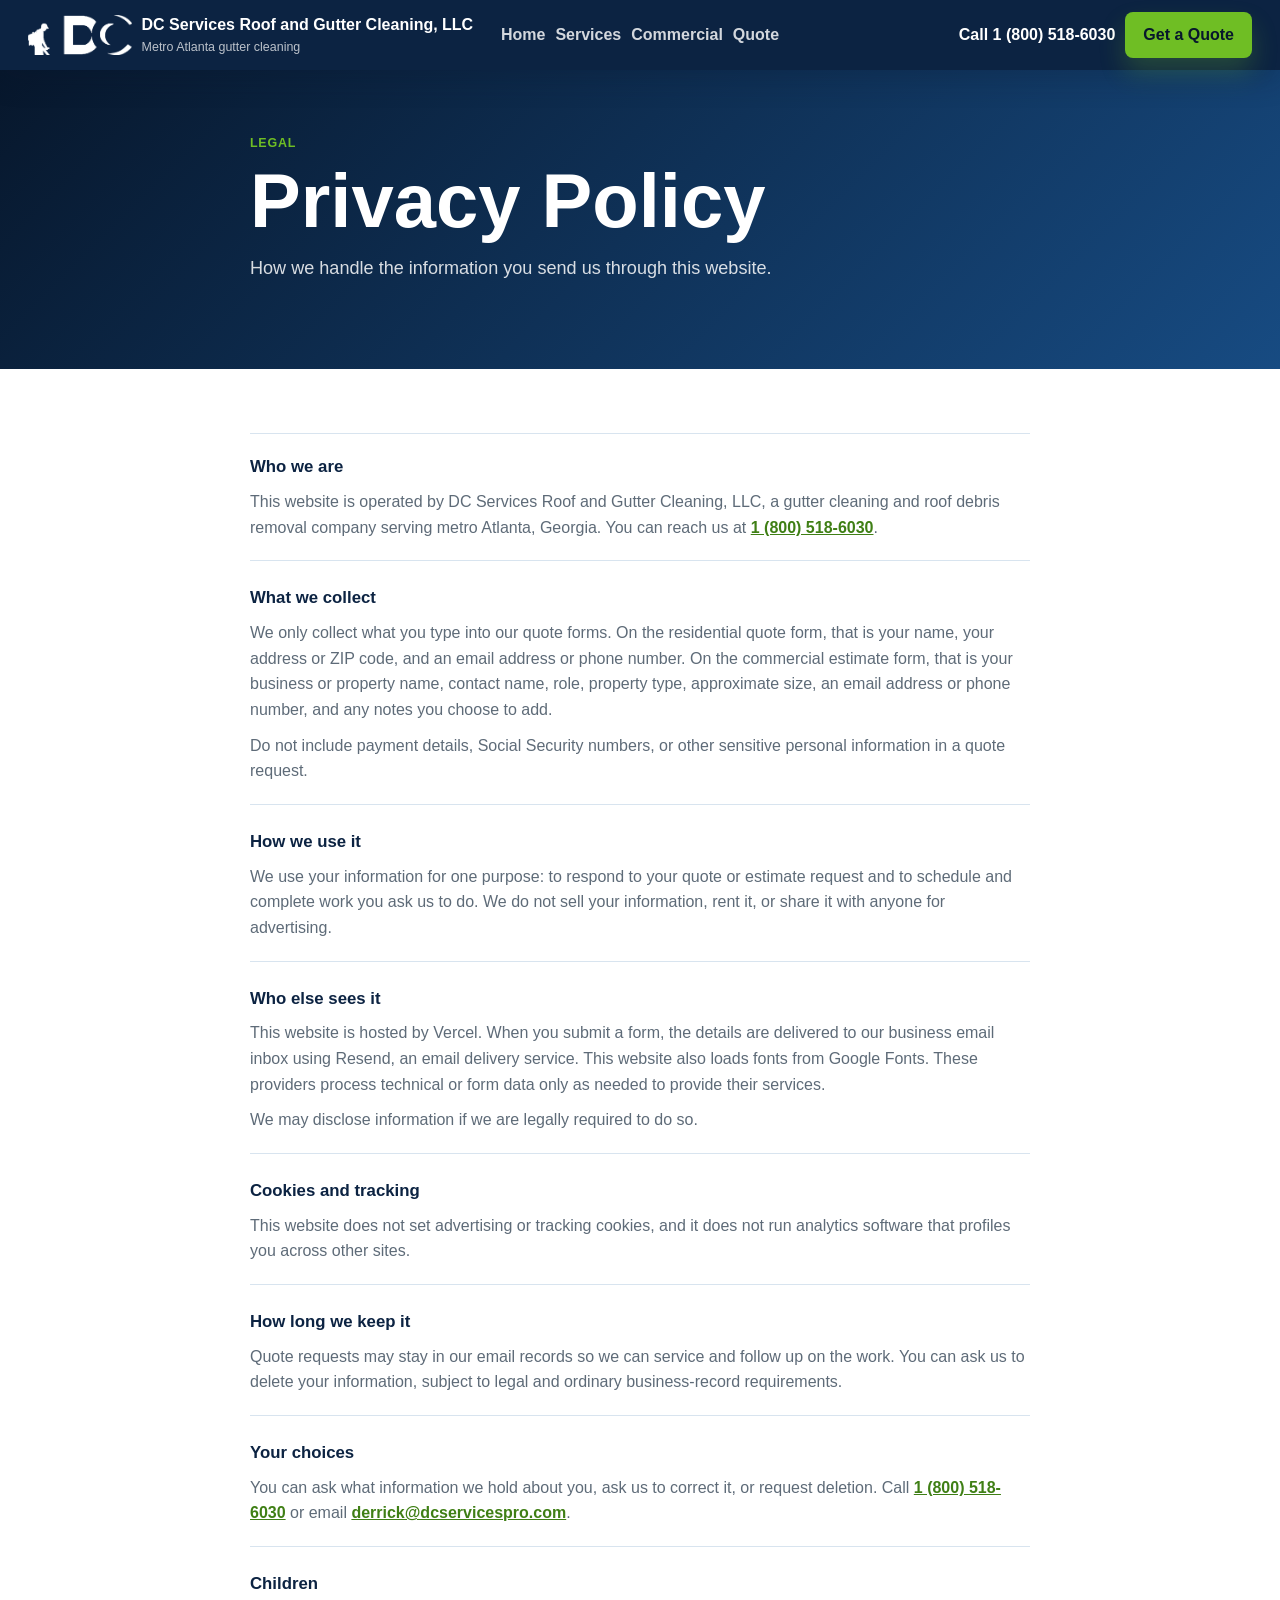
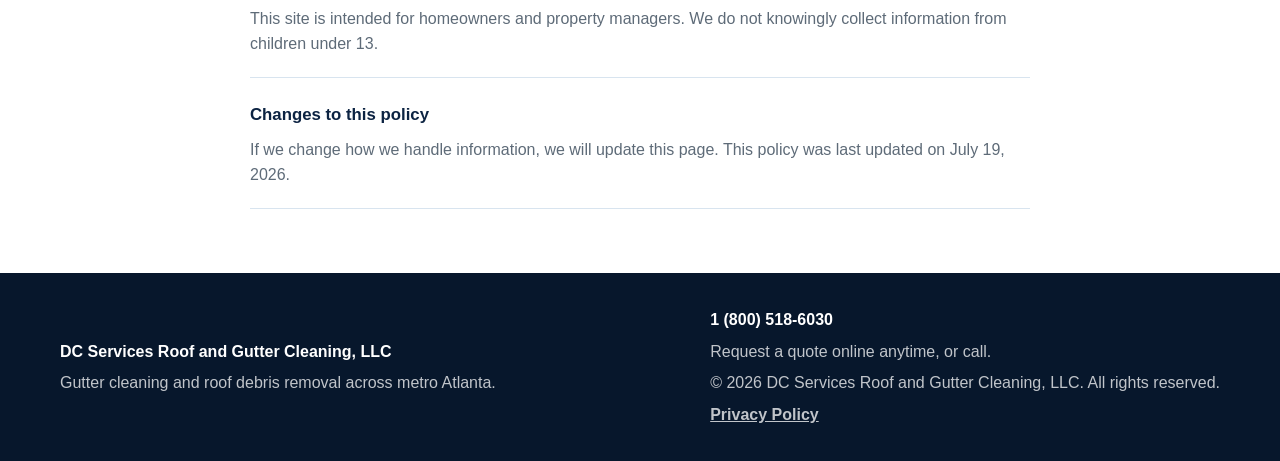
<file: privacy.html>
<!doctype html>
<html lang="en">
<head>
  <meta charset="utf-8">
  <meta name="viewport" content="width=device-width, initial-scale=1">
  <meta http-equiv="Content-Security-Policy" content="default-src 'self'; script-src 'self' 'unsafe-inline'; style-src 'self' https://fonts.googleapis.com; font-src https://fonts.gstatic.com; img-src 'self' data:; media-src 'self'; connect-src 'self' https://dcservicespro-lead.dcservicespro-lead-worker.workers.dev; base-uri 'self'; form-action 'self' https://dcservicespro-lead.dcservicespro-lead-worker.workers.dev; upgrade-insecure-requests">
  <title>Privacy Policy | DC Services</title>
  <meta name="description" content="How DC Services Roof and Gutter Cleaning, LLC collects, uses, and protects the information you submit through this website.">
  <meta name="robots" content="index, follow">
  <link rel="canonical" href="https://dcservicespro.com/privacy.html">
  <link rel="preconnect" href="https://fonts.googleapis.com">
  <link rel="preconnect" href="https://fonts.gstatic.com" crossorigin>
  <link href="https://fonts.googleapis.com/css2?family=Inter:wght@400;500;600;700;800;900&display=swap" rel="stylesheet">
  <link rel="icon" href="favicon.png" type="image/png">
  <link rel="stylesheet" href="styles.css">
</head>
<body>
  <a class="skip-link" href="#main-content">Skip to main content</a>
  <header class="site-header">
    <a class="brand" href="index.html" aria-label="DC Services Roof and Gutter Cleaning, LLC home">
      <img class="brand-mark" src="media/logo-mark-white.png" alt="" aria-hidden="true">
      <span>
        <strong>DC Services Roof and Gutter Cleaning, LLC</strong>
        <small>Metro Atlanta gutter cleaning</small>
      </span>
    </a>
    <nav class="main-nav" aria-label="Main navigation">
      <a href="index.html">Home</a>
      <a href="services.html">Services</a>
      <a href="commercial.html">Commercial</a>
      <a href="quote.html">Quote</a>
    </nav>
    <div class="header-actions">
      <a class="phone-action" href="tel:+18005186030" aria-label="Call DC Services at 1 (800) 518-6030">Call<span class="phone-number" aria-hidden="true"> 1 (800) 518-6030</span></a>
      <a class="btn btn-primary" href="quote.html">Get a Quote</a>
    </div>
  </header>

  <main id="main-content">
    <section class="page-hero">
      <div class="container narrow">
        <p class="service-line">Legal</p>
        <h1>Privacy Policy</h1>
        <p>How we handle the information you send us through this website.</p>
      </div>
    </section>

    <section class="faq-section">
      <div class="container narrow">
        <div class="faq-list">
          <div class="faq-item">
            <h2>Who we are</h2>
            <p>This website is operated by DC Services Roof and Gutter Cleaning, LLC, a gutter cleaning and roof debris removal company serving metro Atlanta, Georgia. You can reach us at <a class="text-link-inline" href="tel:+18005186030">1 (800) 518-6030</a>.</p>
          </div>
          <div class="faq-item">
            <h2>What we collect</h2>
            <p>We only collect what you type into our quote forms. On the residential quote form, that is your name, your address or ZIP code, and an email address or phone number. On the commercial estimate form, that is your business or property name, contact name, role, property type, approximate size, an email address or phone number, and any notes you choose to add.</p>
            <p>Do not include payment details, Social Security numbers, or other sensitive personal information in a quote request.</p>
          </div>
          <div class="faq-item">
            <h2>How we use it</h2>
            <p>We use your information for one purpose: to respond to your quote or estimate request and to schedule and complete work you ask us to do. We do not sell your information, rent it, or share it with anyone for advertising.</p>
          </div>
          <div class="faq-item">
            <h2>Who else sees it</h2>
            <p>This website is hosted by Vercel. When you submit a form, the details are delivered to our business email inbox using Resend, an email delivery service. This website also loads fonts from Google Fonts. These providers process technical or form data only as needed to provide their services.</p>
            <p>We may disclose information if we are legally required to do so.</p>
          </div>
          <div class="faq-item">
            <h2>Cookies and tracking</h2>
            <p>This website does not set advertising or tracking cookies, and it does not run analytics software that profiles you across other sites.</p>
          </div>
          <div class="faq-item">
            <h2>How long we keep it</h2>
            <p>Quote requests may stay in our email records so we can service and follow up on the work. You can ask us to delete your information, subject to legal and ordinary business-record requirements.</p>
          </div>
          <div class="faq-item">
            <h2>Your choices</h2>
            <p>You can ask what information we hold about you, ask us to correct it, or request deletion. Call <a class="text-link-inline" href="tel:+18005186030">1 (800) 518-6030</a> or email <a class="text-link-inline" href="mailto:derrick@dcservicespro.com">derrick@dcservicespro.com</a>.</p>
          </div>
          <div class="faq-item">
            <h2>Children</h2>
            <p>This site is intended for homeowners and property managers. We do not knowingly collect information from children under 13.</p>
          </div>
          <div class="faq-item">
            <h2>Changes to this policy</h2>
            <p>If we change how we handle information, we will update this page. This policy was last updated on July 19, 2026.</p>
          </div>
        </div>
      </div>
    </section>
  </main>

  <footer class="site-footer">
    <div class="container footer-grid">
      <div>
        <strong>DC Services Roof and Gutter Cleaning, LLC</strong>
        <p>Gutter cleaning and roof debris removal across metro Atlanta.</p>
      </div>
      <div>
        <a href="tel:+18005186030">1 (800) 518-6030</a>
        <p class="footer-note">Request a quote online anytime, or call.</p>
        <p>&copy; <span data-year></span> DC Services Roof and Gutter Cleaning, LLC. All rights reserved.</p>
        <p class="footer-legal"><a href="privacy.html">Privacy Policy</a></p>
      </div>
    </div>
  </footer>

  <script src="script.js"></script>
</body>
</html>
</file>
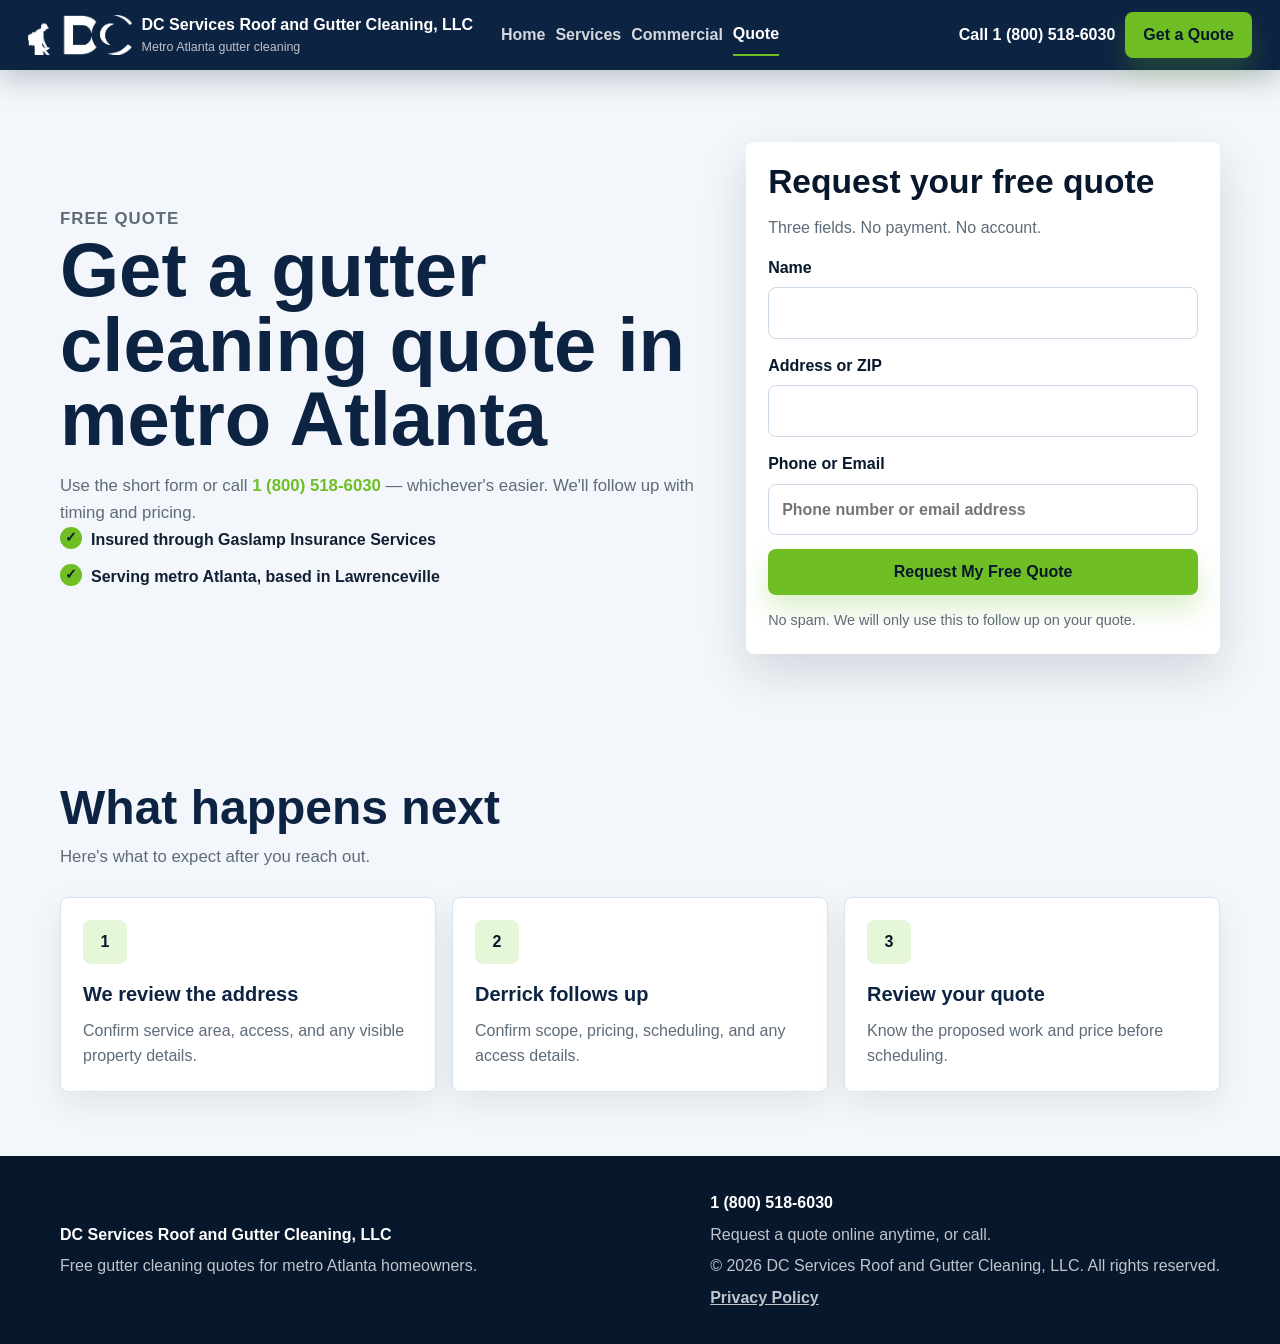
<file: quote.html>
<!doctype html>
<html lang="en">
<head>
  <meta charset="utf-8">
  <meta name="viewport" content="width=device-width, initial-scale=1">
  <meta http-equiv="Content-Security-Policy" content="default-src 'self'; script-src 'self' 'unsafe-inline'; style-src 'self' https://fonts.googleapis.com; font-src https://fonts.gstatic.com; img-src 'self' data:; media-src 'self'; connect-src 'self' https://dcservicespro-lead.dcservicespro-lead-worker.workers.dev; base-uri 'self'; form-action 'self' https://dcservicespro-lead.dcservicespro-lead-worker.workers.dev; upgrade-insecure-requests">
  <title>Get a Free Gutter Cleaning Quote in Metro Atlanta | DC Services</title>
  <meta name="description" content="Request a free gutter cleaning quote in metro Atlanta. Send a few details and we'll follow up with timing and pricing.">
  <meta name="robots" content="index, follow">
  <link rel="canonical" href="https://dcservicespro.com/quote.html">
  <link rel="preconnect" href="https://fonts.googleapis.com">
  <link rel="preconnect" href="https://fonts.gstatic.com" crossorigin>
  <link href="https://fonts.googleapis.com/css2?family=Inter:wght@400;500;600;700;800;900&display=swap" rel="stylesheet">
  <link rel="icon" href="favicon.png" type="image/png">
  <link rel="stylesheet" href="styles.css">
  <script type="application/ld+json">
    {
      "@context": "https://schema.org",
      "@type": "ContactPage",
      "name": "Get a Free Gutter Cleaning Quote",
      "url": "https://dcservicespro.com/quote.html",
      "mainEntity": {
        "@type": "LocalBusiness",
        "name": "DC Services Roof and Gutter Cleaning, LLC",
        "telephone": "1 (800) 518-6030",
        "areaServed": "Metro Atlanta, GA"
      }
    }
  </script>
</head>
<body>
  <a class="skip-link" href="#main-content">Skip to main content</a>
  <header class="site-header">
    <a class="brand" href="index.html" aria-label="DC Services Roof and Gutter Cleaning, LLC home">
      <img class="brand-mark" src="media/logo-mark-white.png" alt="" aria-hidden="true">
      <span>
        <strong>DC Services Roof and Gutter Cleaning, LLC</strong>
        <small>Metro Atlanta gutter cleaning</small>
      </span>
    </a>
    <nav class="main-nav" aria-label="Main navigation">
      <a href="index.html">Home</a>
      <a href="services.html">Services</a>
      <a href="commercial.html">Commercial</a>
      <a aria-current="page" href="quote.html">Quote</a>
    </nav>
    <div class="header-actions">
      <a class="phone-action" href="tel:+18005186030" aria-label="Call DC Services at 1 (800) 518-6030">Call<span class="phone-number" aria-hidden="true"> 1 (800) 518-6030</span></a>
      <a class="btn btn-primary" href="quote.html">Get a Quote</a>
    </div>
  </header>

  <main id="main-content">
    <section class="quote-page">
      <div class="container quote-page-grid">
        <div class="quote-intro">
          <p class="service-line">Free quote</p>
          <h1>Get a gutter cleaning quote in metro Atlanta</h1>
          <p>Use the short form or call <a href="tel:+18005186030">1 (800) 518-6030</a> — whichever's easier. We'll follow up with timing and pricing.</p>
          <ul class="check-list dark">
            <li>Insured through Gaslamp Insurance Services</li>
            <li>Serving metro Atlanta, based in Lawrenceville</li>
          </ul>
        </div>

        <form class="quote-card quote-form" data-quote-form="residential" action="https://dcservicespro-lead.dcservicespro-lead-worker.workers.dev/" method="post">
          <input type="hidden" name="formType" value="residential">
          <input class="hp-field" type="text" name="_hp" tabindex="-1" autocomplete="off" aria-hidden="true">
          <h2>Request your free quote</h2>
          <p>Three fields. No payment. No account.</p>
          <label for="quote-name">Name
            <input id="quote-name" name="name" type="text" autocomplete="name" required>
          </label>
          <label for="quote-address">Address or ZIP
            <input id="quote-address" name="address" type="text" autocomplete="street-address" required>
          </label>
          <label for="quote-contact">Phone or Email
            <input id="quote-contact" name="contact" type="text" placeholder="Phone number or email address" required>
          </label>
          <button class="btn btn-primary btn-full" type="submit">Request My Free Quote</button>
          <p class="form-note">No spam. We will only use this to follow up on your quote.</p>
          <div id="form-success" class="success-message" role="status" aria-live="polite" tabindex="-1">Thank you. Your quote request has been received. Derrick will follow up with scope, pricing, and scheduling.</div>
          <div id="form-error" class="error-message" role="alert" tabindex="-1">We could not send your request. Please try again, or call 1 (800) 518-6030.</div>
        </form>
      </div>
    </section>

    <section class="process-section">
      <div class="container">
        <div class="section-heading">
          <h2>What happens next</h2>
          <p>Here's what to expect after you reach out.</p>
        </div>
        <div class="step-grid">
          <article>
            <span>1</span>
            <h3>We review the address</h3>
            <p>Confirm service area, access, and any visible property details.</p>
          </article>
          <article>
            <span>2</span>
            <h3>Derrick follows up</h3>
            <p>Confirm scope, pricing, scheduling, and any access details.</p>
          </article>
          <article>
            <span>3</span>
            <h3>Review your quote</h3>
            <p>Know the proposed work and price before scheduling.</p>
          </article>
        </div>
      </div>
    </section>
  </main>

  <footer class="site-footer">
    <div class="container footer-grid">
      <div>
        <strong>DC Services Roof and Gutter Cleaning, LLC</strong>
        <p>Free gutter cleaning quotes for metro Atlanta homeowners.</p>
      </div>
      <div>
        <a href="tel:+18005186030">1 (800) 518-6030</a>
        <p class="footer-note">Request a quote online anytime, or call.</p>
        <p>&copy; <span data-year></span> DC Services Roof and Gutter Cleaning, LLC. All rights reserved.</p>
        <p class="footer-legal"><a href="privacy.html">Privacy Policy</a></p>
      </div>
    </div>
  </footer>

  <script src="script.js"></script>
</body>
</html>
</file>
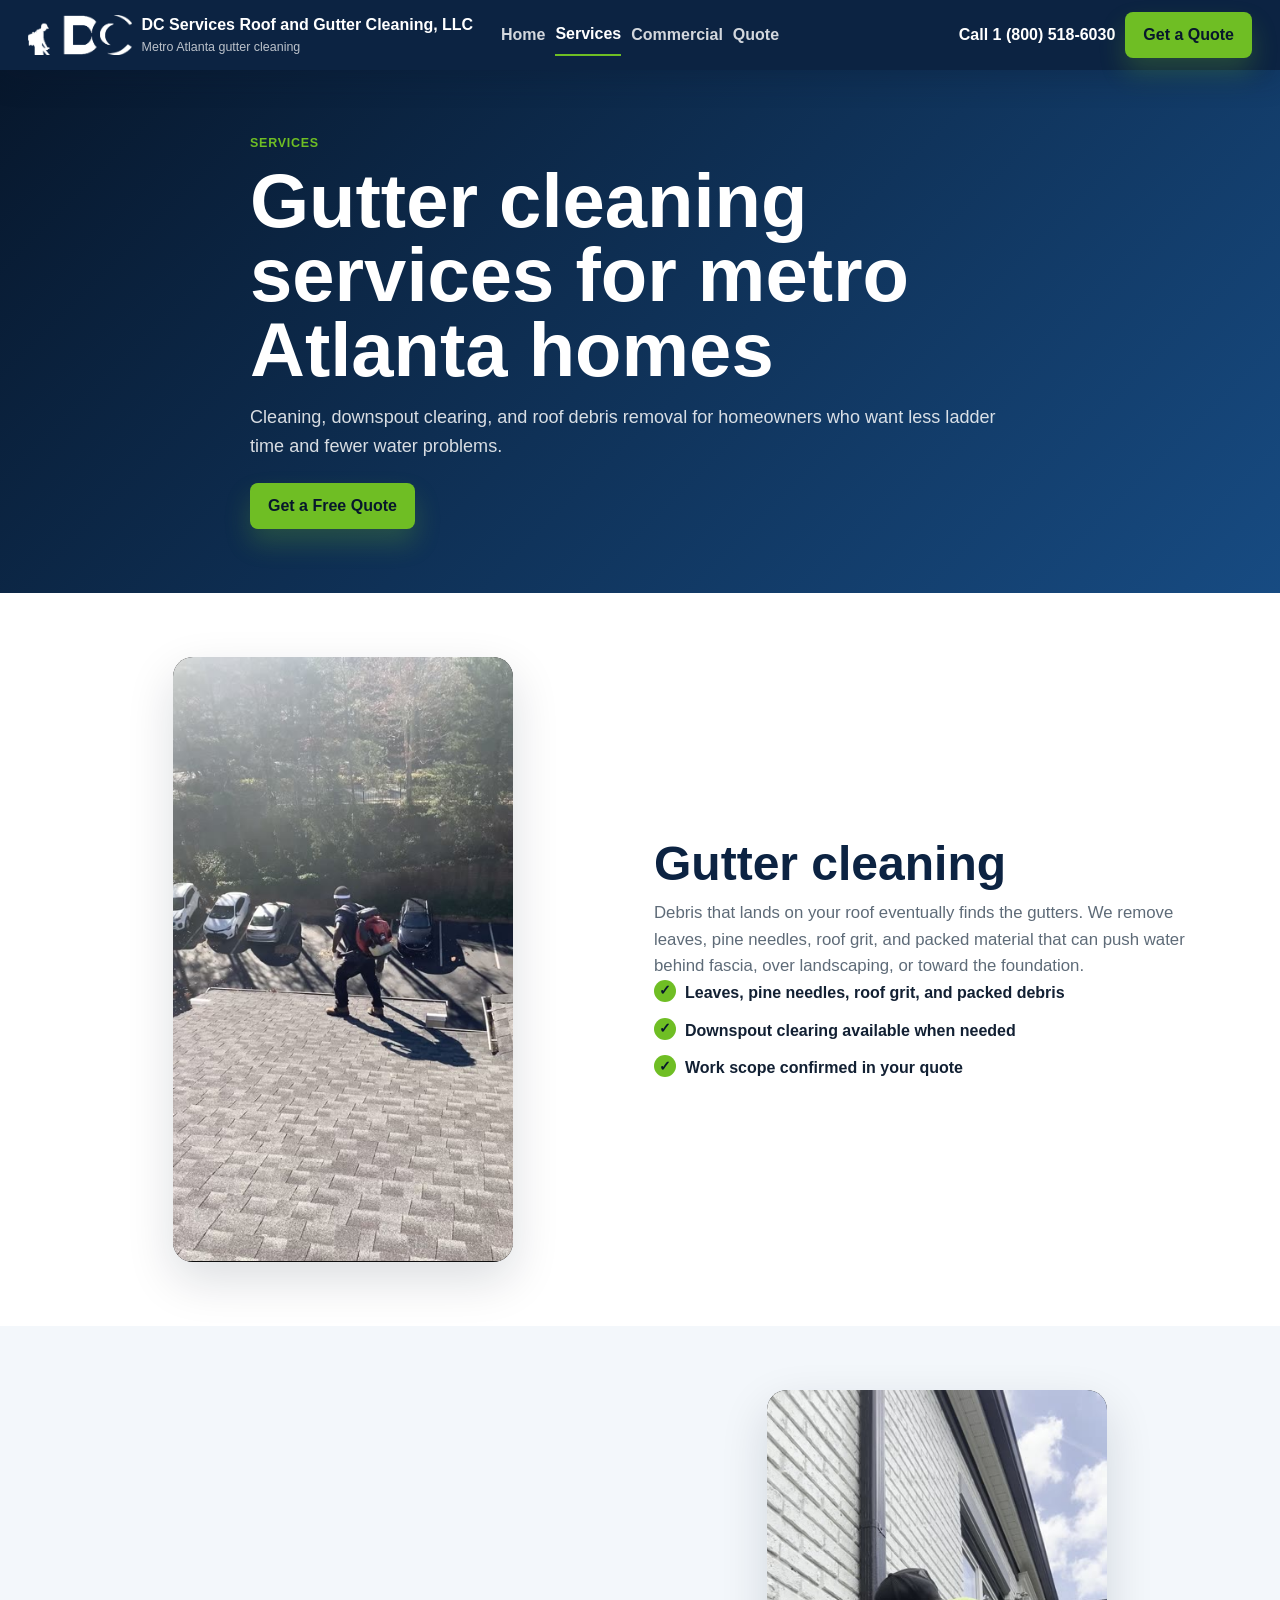
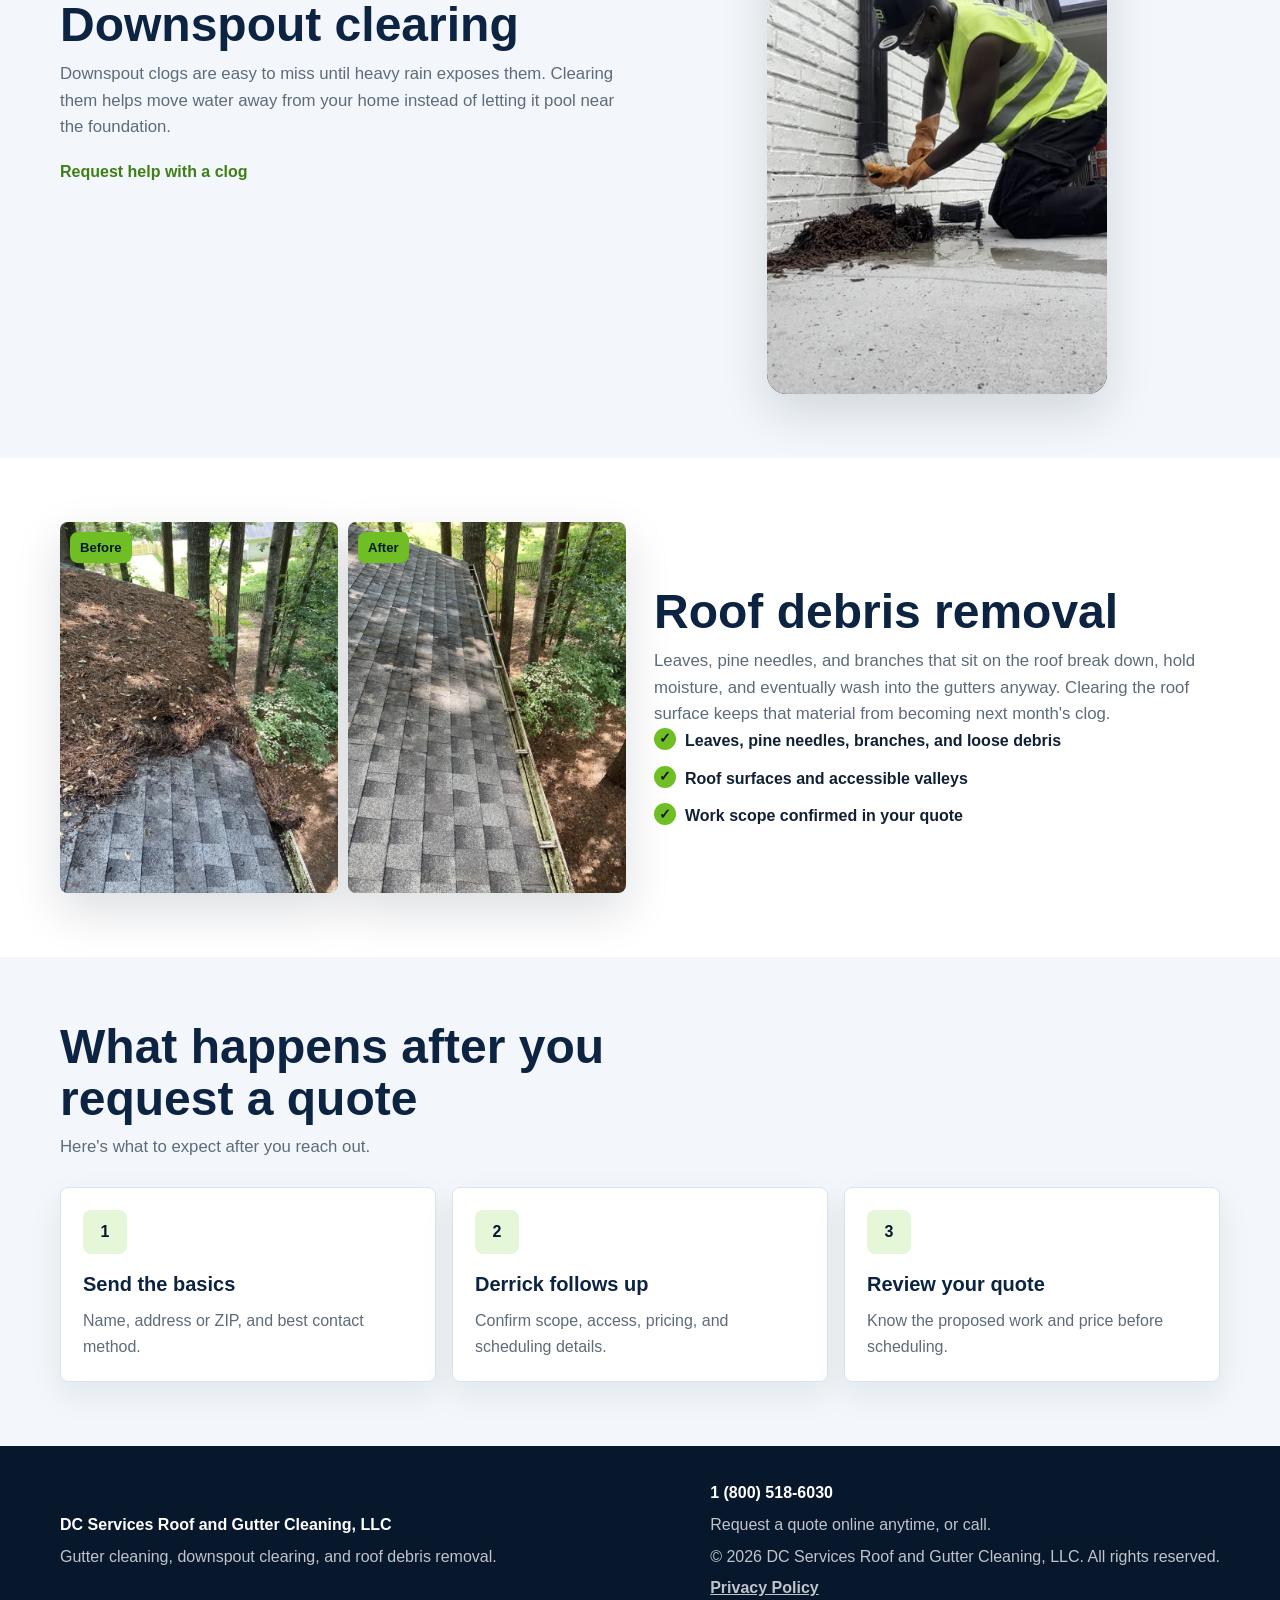
<file: services.html>
<!doctype html>
<html lang="en">
<head>
  <meta charset="utf-8">
  <meta name="viewport" content="width=device-width, initial-scale=1">
  <meta http-equiv="Content-Security-Policy" content="default-src 'self'; script-src 'self' 'unsafe-inline'; style-src 'self' https://fonts.googleapis.com; font-src https://fonts.gstatic.com; img-src 'self' data:; media-src 'self'; connect-src 'self' https://dcservicespro-lead.dcservicespro-lead-worker.workers.dev; base-uri 'self'; form-action 'self' https://dcservicespro-lead.dcservicespro-lead-worker.workers.dev; upgrade-insecure-requests">
  <title>Gutter Cleaning Services in Metro Atlanta | DC Services</title>
  <meta name="description" content="Gutter cleaning, downspout clearing, and roof debris removal for metro Atlanta homeowners.">
  <meta name="robots" content="index, follow">
  <link rel="canonical" href="https://dcservicespro.com/services.html">
  <link rel="preconnect" href="https://fonts.googleapis.com">
  <link rel="preconnect" href="https://fonts.gstatic.com" crossorigin>
  <link href="https://fonts.googleapis.com/css2?family=Inter:wght@400;500;600;700;800;900&display=swap" rel="stylesheet">
  <link rel="icon" href="favicon.png" type="image/png">
  <link rel="stylesheet" href="styles.css">
  <script type="application/ld+json">
    {
      "@context": "https://schema.org",
      "@type": "Service",
      "name": "Gutter Cleaning Services in Metro Atlanta",
      "areaServed": "Metro Atlanta, GA",
      "provider": {
        "@type": "LocalBusiness",
        "name": "DC Services Roof and Gutter Cleaning, LLC",
        "telephone": "1 (800) 518-6030"
      },
      "serviceType": ["Gutter Cleaning", "Downspout Clearing", "Roof Debris Removal"]
    }
  </script>
</head>
<body>
  <a class="skip-link" href="#main-content">Skip to main content</a>
  <header class="site-header">
    <a class="brand" href="index.html" aria-label="DC Services Roof and Gutter Cleaning, LLC home">
      <img class="brand-mark" src="media/logo-mark-white.png" alt="" aria-hidden="true">
      <span>
        <strong>DC Services Roof and Gutter Cleaning, LLC</strong>
        <small>Metro Atlanta gutter cleaning</small>
      </span>
    </a>
    <nav class="main-nav" aria-label="Main navigation">
      <a href="index.html">Home</a>
      <a aria-current="page" href="services.html">Services</a>
      <a href="commercial.html">Commercial</a>
      <a href="quote.html">Quote</a>
    </nav>
    <div class="header-actions">
      <a class="phone-action" href="tel:+18005186030" aria-label="Call DC Services at 1 (800) 518-6030">Call<span class="phone-number" aria-hidden="true"> 1 (800) 518-6030</span></a>
      <a class="btn btn-primary" href="quote.html">Get a Quote</a>
    </div>
  </header>

  <main id="main-content">
    <section class="page-hero">
      <div class="container narrow">
        <p class="service-line">Services</p>
        <h1>Gutter cleaning services for metro Atlanta homes</h1>
        <p>Cleaning, downspout clearing, and roof debris removal for homeowners who want less ladder time and fewer water problems.</p>
        <a class="btn btn-primary" href="quote.html">Get a Free Quote</a>
      </div>
    </section>

    <section class="service-detail">
      <div class="container detail-grid">
        <div class="service-video-wrap">
          <video autoplay muted loop playsinline preload="metadata" poster="media/service-cleaning.jpg" aria-label="Gutter cleaning in progress">
            <source src="media/service-cleaning.mp4" type="video/mp4">
          </video>
        </div>
        <div>
          <h2>Gutter cleaning</h2>
          <p>Debris that lands on your roof eventually finds the gutters. We remove leaves, pine needles, roof grit, and packed material that can push water behind fascia, over landscaping, or toward the foundation.</p>
          <ul class="check-list dark">
            <li>Leaves, pine needles, roof grit, and packed debris</li>
            <li>Downspout clearing available when needed</li>
            <li>Work scope confirmed in your quote</li>
          </ul>
        </div>
      </div>
    </section>

    <section class="service-detail alt">
      <div class="container detail-grid reverse">
        <div>
          <h2>Downspout clearing</h2>
          <p>Downspout clogs are easy to miss until heavy rain exposes them. Clearing them helps move water away from your home instead of letting it pool near the foundation.</p>
          <a class="text-link" href="quote.html">Request help with a clog</a>
        </div>
        <div class="service-video-wrap">
          <video autoplay muted loop playsinline preload="metadata" poster="media/downspout-clearing-live.jpg" aria-label="Derrick clearing wet debris from a downspout by hand">
            <source src="media/downspout-clearing-live.mp4" type="video/mp4">
          </video>
        </div>
      </div>
    </section>

    <section class="service-detail">
      <div class="container detail-grid">
        <div class="ba-pair">
          <figure class="ba-photo">
            <img src="media/before-after-residential-roof-debris-before.webp" alt="Residential shingle roof covered in pine straw and debris before removal" loading="lazy">
            <span>Before</span>
          </figure>
          <figure class="ba-photo">
            <img src="media/before-after-residential-roof-debris-after.webp" alt="Residential shingle roof cleared of pine straw after debris removal" loading="lazy">
            <span>After</span>
          </figure>
        </div>
        <div>
          <h2>Roof debris removal</h2>
          <p>Leaves, pine needles, and branches that sit on the roof break down, hold moisture, and eventually wash into the gutters anyway. Clearing the roof surface keeps that material from becoming next month's clog.</p>
          <ul class="check-list dark">
            <li>Leaves, pine needles, branches, and loose debris</li>
            <li>Roof surfaces and accessible valleys</li>
            <li>Work scope confirmed in your quote</li>
          </ul>
        </div>
      </div>
    </section>

    <section class="process-section">
      <div class="container">
        <div class="section-heading">
          <h2>What happens after you request a quote</h2>
          <p>Here's what to expect after you reach out.</p>
        </div>
        <div class="step-grid">
          <article>
            <span>1</span>
            <h3>Send the basics</h3>
            <p>Name, address or ZIP, and best contact method.</p>
          </article>
          <article>
            <span>2</span>
            <h3>Derrick follows up</h3>
            <p>Confirm scope, access, pricing, and scheduling details.</p>
          </article>
          <article>
            <span>3</span>
            <h3>Review your quote</h3>
            <p>Know the proposed work and price before scheduling.</p>
          </article>
        </div>
      </div>
    </section>
  </main>

  <footer class="site-footer">
    <div class="container footer-grid">
      <div>
        <strong>DC Services Roof and Gutter Cleaning, LLC</strong>
        <p>Gutter cleaning, downspout clearing, and roof debris removal.</p>
      </div>
      <div>
        <a href="tel:+18005186030">1 (800) 518-6030</a>
        <p class="footer-note">Request a quote online anytime, or call.</p>
        <p>&copy; <span data-year></span> DC Services Roof and Gutter Cleaning, LLC. All rights reserved.</p>
        <p class="footer-legal"><a href="privacy.html">Privacy Policy</a></p>
      </div>
    </div>
  </footer>

  <script src="script.js"></script>
</body>
</html>
</file>
<file: styles.css>
:root {
  --navy-950: #07172c;
  --navy-900: #0c2342;
  --navy-800: #174b82;
  --green: #6fbe24;
  --green-dark: #3f7f15;
  --white: #ffffff;
  --mist: #f3f7fb;
  --line: #d8e4ef;
  --text: #122033;
  --muted: #5e6b78;
  --shadow: 0 18px 48px rgba(7, 23, 44, 0.14);
  --radius: 8px;
  --max: 1160px;
}

* {
  box-sizing: border-box;
}

html {
  scroll-behavior: smooth;
  scroll-padding-top: 94px;
}

body {
  margin: 0;
  font-family: "Inter", Arial, sans-serif;
  color: var(--text);
  background: var(--white);
  line-height: 1.6;
}

a {
  color: inherit;
  text-decoration: none;
}

.skip-link {
  position: fixed;
  top: 8px;
  left: 8px;
  z-index: 100;
  padding: 10px 14px;
  border-radius: 8px;
  color: var(--navy-950);
  background: var(--green);
  font-weight: 900;
  transform: translateY(-160%);
}

.skip-link:focus {
  transform: translateY(0);
}

button,
input,
select,
textarea {
  font: inherit;
}

.container {
  width: min(100% - 32px, var(--max));
  margin: 0 auto;
}

.narrow {
  max-width: 780px;
}

.site-header {
  position: sticky;
  top: 0;
  z-index: 20;
  display: grid;
  grid-template-columns: 1fr;
  gap: 12px;
  padding: 12px 16px;
  background: var(--navy-900);
  color: var(--white);
  box-shadow: 0 10px 28px rgba(7, 23, 44, 0.22);
}

.brand {
  display: flex;
  align-items: center;
  gap: 10px;
  min-width: 0;
}

.brand-mark {
  display: block;
  height: 40px;
  width: auto;
  object-fit: contain;
  flex-shrink: 0;
}

.brand strong,
.brand small {
  display: block;
}

.brand small {
  color: rgba(255, 255, 255, 0.72);
  font-size: 0.78rem;
}

.main-nav,
.header-actions {
  display: flex;
  flex-wrap: wrap;
  gap: 10px;
  align-items: center;
}

.main-nav a {
  padding: 7px 0;
  color: rgba(255, 255, 255, 0.82);
  font-weight: 750;
}

.main-nav a[aria-current="page"] {
  color: var(--white);
  border-bottom: 2px solid var(--green);
}

.header-actions {
  justify-content: flex-start;
}

.phone-action {
  color: var(--white);
  font-weight: 800;
}

.btn {
  display: inline-flex;
  min-height: 46px;
  align-items: center;
  justify-content: center;
  gap: 8px;
  padding: 13px 18px;
  border: 0;
  border-radius: 8px;
  font-weight: 900;
  line-height: 1;
  text-align: center;
}

.btn-primary {
  color: var(--navy-950);
  background: var(--green);
  box-shadow: 0 14px 26px rgba(111, 190, 36, 0.24);
}

.btn-secondary {
  color: var(--navy-900);
  background: var(--white);
  border: 1px solid var(--line);
}

.btn-large {
  min-height: 54px;
  padding-inline: 22px;
}

.btn-full {
  width: 100%;
}

.btn:disabled {
  cursor: wait;
  opacity: 0.7;
}

.hero {
  position: relative;
  overflow: hidden;
  color: var(--white);
  background:
    linear-gradient(90deg, rgba(7, 23, 44, 0.94), rgba(12, 35, 66, 0.82)),
    radial-gradient(circle at 82% 20%, rgba(111, 190, 36, 0.22), transparent 34%),
    linear-gradient(135deg, #0c2342, #24537e);
}

.compact-hero {
  padding: 58px 0 42px;
}

.hero-grid,
.quote-page-grid,
.split-grid,
.detail-grid {
  display: grid;
  gap: 28px;
  align-items: center;
}

.hero-copy h1,
.page-hero h1,
.quote-intro h1 {
  margin: 0 0 16px;
  font-size: clamp(2.25rem, 8vw, 4.75rem);
  line-height: 0.98;
  letter-spacing: 0;
}

.hero-phone {
  margin: 0 0 24px;
  color: rgba(255, 255, 255, 0.9);
  font-size: clamp(1.05rem, 2vw, 1.3rem);
  font-weight: 700;
}

.hero-phone a,
.quote-intro a {
  color: var(--green);
  font-weight: 900;
}

.hero-phone a {
  white-space: nowrap;
}

.service-line {
  margin: 0 0 10px;
  color: var(--green-dark);
  font-weight: 900;
  text-transform: uppercase;
  letter-spacing: 0.06em;
  font-size: 0.78rem;
}

.hero .service-line,
.page-hero .service-line {
  color: var(--green);
}

.hero-summary {
  max-width: 650px;
  margin: 0 0 12px;
  color: rgba(255, 255, 255, 0.88);
  font-size: clamp(1.05rem, 2vw, 1.25rem);
}

.hero-proof {
  margin: 18px 0 0;
  color: rgba(255, 255, 255, 0.9);
  font-weight: 750;
}

.hero-proof .stars {
  margin-right: 6px;
}

#home-quote {
  scroll-margin-top: 118px;
}

.quote-card {
  display: grid;
  gap: 14px;
  padding: 22px;
  border-radius: var(--radius);
  background: var(--white);
  color: var(--text);
  box-shadow: var(--shadow);
}

.quote-card h2 {
  margin: 0;
  color: var(--navy-950);
  font-size: clamp(1.55rem, 4vw, 2.1rem);
  line-height: 1.1;
}

.quote-card p {
  margin: 0;
  color: var(--muted);
}

label {
  display: grid;
  gap: 7px;
  color: var(--navy-950);
  font-weight: 850;
}

input,
select,
textarea {
  width: 100%;
  min-height: 50px;
  padding: 12px 13px;
  border: 1px solid #cbd9e8;
  border-radius: 8px;
  color: var(--text);
  background: var(--white);
}

textarea {
  min-height: 96px;
  resize: vertical;
}

input:focus,
select:focus,
textarea:focus,
.btn:focus-visible,
a:focus-visible {
  outline: 3px solid rgba(111, 190, 36, 0.45);
  outline-offset: 3px;
}

.form-note {
  font-size: 0.9rem;
}

.hp-field {
  position: absolute !important;
  left: -10000px !important;
  width: 1px !important;
  height: 1px !important;
  overflow: hidden !important;
  opacity: 0 !important;
  pointer-events: none !important;
}

.success-message,
.error-message {
  display: none;
  padding: 13px;
  border-radius: 8px;
  font-weight: 800;
}

.success-message {
  border: 1px solid #9be476;
  color: #173b08;
  background: #e8f9df;
}

.error-message {
  border: 1px solid #e19a9a;
  color: #6d1111;
  background: #fff0f0;
}

.success-message.is-visible,
.error-message.is-visible,
.success-message:target,
.error-message:target {
  display: block;
}

section {
  padding: 64px 0;
}

.trust-strip,
.services-preview,
.quote-page,
.process-section {
  background: var(--mist);
}

.section-heading {
  max-width: 720px;
  margin-bottom: 26px;
}

.section-heading.tight {
  margin-bottom: 20px;
}

.section-heading h2,
.split-section h2,
.service-detail h2,
.process-section h2 {
  margin: 0 0 10px;
  color: var(--navy-900);
  font-size: clamp(1.9rem, 5vw, 3rem);
  line-height: 1.08;
}

.section-heading p,
.split-section p,
.service-detail p,
.quote-intro p {
  margin: 0;
  color: var(--muted);
  font-size: 1.05rem;
}

.trust-grid,
.card-grid,
.step-grid {
  display: grid;
  gap: 16px;
}

.trust-card,
.service-card,
.step-grid article,
.guarantee-panel {
  padding: 22px;
  border: 1px solid var(--line);
  border-radius: var(--radius);
  background: var(--white);
  box-shadow: 0 12px 32px rgba(7, 23, 44, 0.08);
}

.trust-card strong,
.trust-card span {
  display: block;
}

.trust-card span {
  color: var(--muted);
}

.stars {
  color: #ffb21a;
  font-size: 1.22rem;
  letter-spacing: 0;
}

.before-after {
  display: grid;
  gap: 24px;
  margin-top: 24px;
}

.ba-case h3 {
  margin: 0 0 12px;
  color: var(--navy-900);
  font-size: 1.08rem;
}

.ba-pair {
  display: grid;
  grid-template-columns: 1fr 1fr;
  gap: 10px;
}

.ba-photo {
  position: relative;
  margin: 0;
  aspect-ratio: 3 / 4;
  border-radius: var(--radius);
  overflow: hidden;
  box-shadow: var(--shadow);
}

.ba-photo img {
  width: 100%;
  height: 100%;
  object-fit: cover;
  display: block;
}

.ba-photo span {
  position: absolute;
  top: 10px;
  left: 10px;
  padding: 5px 10px;
  border-radius: 8px;
  background: var(--green);
  color: var(--navy-950);
  font-weight: 900;
  font-size: 0.82rem;
}

.owner-intro {
  display: flex;
  align-items: center;
  gap: 14px;
  margin-bottom: 22px;
}

.owner-photo {
  width: 64px;
  height: 64px;
  border-radius: 50%;
  object-fit: cover;
  box-shadow: var(--shadow);
  flex-shrink: 0;
}

.owner-intro p {
  margin: 0;
  color: var(--muted);
}

.owner-intro strong {
  color: var(--navy-900);
}

.photo-placeholder {
  min-height: 210px;
  display: flex;
  flex-direction: column;
  justify-content: flex-end;
  gap: 8px;
  padding: 22px;
  border-radius: var(--radius);
  color: var(--white);
  background:
    linear-gradient(180deg, rgba(7, 23, 44, 0.08), rgba(7, 23, 44, 0.86)),
    repeating-linear-gradient(135deg, rgba(255,255,255,0.12) 0 12px, rgba(255,255,255,0.03) 12px 24px),
    linear-gradient(135deg, #52687b, #1f3e5c);
  box-shadow: var(--shadow);
}

.photo-placeholder.after {
  background:
    linear-gradient(180deg, rgba(7, 23, 44, 0.08), rgba(7, 23, 44, 0.82)),
    repeating-linear-gradient(135deg, rgba(111,190,36,0.2) 0 12px, rgba(255,255,255,0.03) 12px 24px),
    linear-gradient(135deg, #5f8642, #153d2f);
}

.photo-placeholder span {
  width: fit-content;
  padding: 7px 10px;
  border-radius: 8px;
  background: var(--green);
  color: var(--navy-950);
  font-weight: 900;
}

.photo-placeholder strong {
  font-size: 1.3rem;
}

.photo-placeholder.wide {
  min-height: 330px;
}

.check-list {
  display: grid;
  gap: 12px;
  margin: 0;
  padding: 0;
  list-style: none;
}

.check-list li {
  position: relative;
  padding-left: 31px;
  font-weight: 750;
}

.check-list li::before {
  content: "✓";
  position: absolute;
  left: 0;
  top: 0;
  display: grid;
  place-items: center;
  width: 22px;
  height: 22px;
  border-radius: 999px;
  background: var(--green);
  color: var(--navy-950);
  font-size: 0.85rem;
  font-weight: 900;
}

.check-list.dark li {
  color: var(--text);
}

.service-card h3,
.step-grid h3 {
  margin: 0 0 8px;
  color: var(--navy-900);
  font-size: 1.25rem;
}

.service-card p,
.step-grid p {
  margin: 0;
  color: var(--muted);
}

.icon-box,
.step-grid span {
  display: grid;
  place-items: center;
  width: 44px;
  height: 44px;
  margin-bottom: 14px;
  border-radius: 8px;
  color: var(--navy-950);
  background: #e5f7d8;
  font-weight: 900;
}

.center-action {
  margin-top: 22px;
  text-align: center;
}

.page-hero {
  color: var(--white);
  background: linear-gradient(135deg, var(--navy-950), var(--navy-800));
}

.page-hero p:not(.service-line) {
  margin: 0 0 22px;
  color: rgba(255,255,255,0.84);
  font-size: 1.13rem;
}

.service-detail {
  background: var(--white);
}

.service-detail.alt {
  background: var(--mist);
}

.text-link {
  display: inline-flex;
  margin-top: 18px;
  color: var(--green-dark);
  font-weight: 900;
}

.quote-page {
  padding-top: 72px;
}

.quote-intro h1 {
  color: var(--navy-900);
}

.site-footer {
  padding: 34px 0;
  background: var(--navy-950);
  color: rgba(255,255,255,0.75);
}

.footer-grid {
  display: grid;
  gap: 18px;
}

.site-footer strong,
.site-footer a {
  color: var(--white);
  font-weight: 900;
}

.site-footer p {
  margin: 6px 0 0;
}

.site-footer .footer-note {
  color: rgba(255, 255, 255, 0.75);
}

.site-footer .footer-legal a {
  color: rgba(255, 255, 255, 0.75);
  font-weight: 600;
  text-decoration: underline;
}

.site-footer .footer-legal a:hover {
  color: var(--white);
}

@media (min-width: 760px) {
  .hero-grid,
  .quote-page-grid {
    grid-template-columns: minmax(0, 1fr) minmax(360px, 0.72fr);
  }

  .split-grid,
  .detail-grid {
    grid-template-columns: minmax(0, 1fr) minmax(360px, 1fr);
  }

  .detail-grid.reverse {
    grid-template-columns: minmax(360px, 1fr) minmax(0, 1fr);
  }

  .trust-grid,
  .card-grid,
  .step-grid {
    grid-template-columns: repeat(3, minmax(0, 1fr));
  }

  .reviews-grid {
    grid-template-columns: repeat(3, minmax(0, 1fr));
  }

  .before-after {
    grid-template-columns: repeat(2, minmax(0, 1fr));
  }

  .footer-grid {
    grid-template-columns: 1fr auto;
    align-items: center;
  }
}

@media (min-width: 960px) {
  .site-header {
    grid-template-columns: minmax(220px, 1fr) auto minmax(280px, 1fr);
    align-items: center;
    padding: 12px 28px;
  }

  .header-actions {
    justify-content: flex-end;
  }
}

@media (max-width: 959px) {
  .site-header {
    grid-template-columns: auto minmax(0, 1fr);
    padding: 8px 14px;
    gap: 8px;
  }

  .brand span {
    display: none;
  }

  .brand-mark {
    height: 26px;
  }

  .brand strong {
    font-size: 0.92rem;
    line-height: 1.2;
  }

  .brand small {
    display: none;
  }

  .main-nav {
    grid-column: 1 / -1;
    order: 3;
    justify-content: space-between;
    gap: 4px 10px;
  }

  .main-nav a {
    padding: 4px 0;
    font-size: 0.88rem;
  }

  .header-actions {
    grid-column: 2;
    display: grid;
    grid-template-columns: auto minmax(0, 1fr);
    gap: 6px;
  }

  .phone-action,
  .header-actions .btn {
    min-height: 38px;
    padding: 8px 6px;
    border-radius: 8px;
    text-align: center;
    font-size: 0.78rem;
  }

  .phone-action {
    display: grid;
    place-items: center;
    min-width: 64px;
    padding-inline: 12px;
    border: 1px solid rgba(255,255,255,0.22);
    color: rgba(255,255,255,0.88);
  }

  .phone-number {
    display: none;
  }
}

.audience-banner {
  padding: 26px 0;
  background: var(--navy-900);
  color: var(--white);
}

.audience-banner .container {
  display: flex;
  flex-wrap: wrap;
  align-items: center;
  justify-content: space-between;
  gap: 16px;
}

.audience-banner p {
  margin: 0;
  font-weight: 750;
  font-size: 1.05rem;
}

.hero.has-bg-video > .container {
  position: relative;
  z-index: 2;
}

.hero-bg {
  position: absolute;
  inset: 0;
  width: 100%;
  height: 100%;
  object-fit: cover;
  z-index: 0;
}

.hero-bg-overlay {
  position: absolute;
  inset: 0;
  z-index: 1;
  background:
    linear-gradient(90deg, rgba(7, 23, 44, 0.86), rgba(12, 35, 66, 0.62)),
    radial-gradient(circle at 82% 20%, rgba(111, 190, 36, 0.22), transparent 34%);
}

.feature-reel {
  background: var(--white);
}

.feature-reel-grid {
  display: grid;
  gap: 28px;
  align-items: center;
}

.feature-reel-copy h2 {
  margin: 0 0 10px;
  color: var(--navy-900);
  font-size: clamp(1.9rem, 5vw, 3rem);
  line-height: 1.08;
}

.feature-reel-copy p {
  margin: 0 0 22px;
  color: var(--muted);
  font-size: 1.05rem;
}

.phone-frame {
  position: relative;
  width: min(100%, 280px);
  aspect-ratio: 9 / 16;
  margin-inline: auto;
  border-radius: 28px;
  overflow: hidden;
  background: #0a0a0a;
  box-shadow:
    0 0 0 8px #111,
    0 24px 60px -16px rgba(7, 23, 44, 0.4);
}

.phone-frame video {
  width: 100%;
  height: 100%;
  object-fit: cover;
  display: block;
}

.service-video-wrap {
  position: relative;
  width: min(100%, 340px);
  aspect-ratio: 9 / 16;
  margin-inline: auto;
  border-radius: 20px;
  overflow: hidden;
  background: #0e0e0e;
  box-shadow: var(--shadow);
}

.service-video-wrap video,
.service-video-wrap img {
  width: 100%;
  height: 100%;
  object-fit: cover;
  object-position: center;
  display: block;
}

@media (min-width: 760px) {
  .service-video-wrap {
    justify-self: center;
  }
}

.work-gallery {
  background: var(--mist);
}

.work-gallery .reel-strip {
  display: flex;
  gap: 14px;
  overflow-x: auto;
  scroll-snap-type: x mandatory;
  padding-block: 8px;
  padding-inline: 2px;
  scrollbar-width: thin;
  -webkit-overflow-scrolling: touch;
}

.work-gallery .reel-item {
  position: relative;
  flex: 0 0 auto;
  width: 180px;
  aspect-ratio: 9 / 16;
  border-radius: 16px;
  overflow: hidden;
  scroll-snap-align: start;
  background: #0e0e0e;
  box-shadow: 0 12px 32px rgba(7, 23, 44, 0.12);
}

.work-gallery .reel-item video {
  width: 100%;
  height: 100%;
  object-fit: cover;
  display: block;
  background-size: cover;
  background-position: center;
}

@media (min-width: 760px) {
  .feature-reel-grid {
    grid-template-columns: minmax(0, 1fr) minmax(280px, 0.6fr);
  }

  .work-gallery .reel-item {
    width: 200px;
  }
}

.faq-section {
  background: var(--white);
}

.faq-list {
  display: grid;
  gap: 4px;
}

.faq-item {
  padding: 20px 0;
  border-bottom: 1px solid var(--line);
}

.faq-item:first-child {
  border-top: 1px solid var(--line);
}

.faq-item h2,
.faq-item h3 {
  margin: 0 0 8px;
  color: var(--navy-900);
  font-size: 1.05rem;
}

.faq-item p {
  margin: 0 0 10px;
  color: var(--muted);
}

.faq-item p:last-child {
  margin-bottom: 0;
}

.text-link-inline {
  color: var(--green-dark);
  font-weight: 700;
  text-decoration: underline;
}

.reviews-section {
  background: var(--mist);
}

.reviews-grid {
  display: grid;
  gap: 16px;
}

.review-card {
  padding: 22px;
  border: 1px solid var(--line);
  border-radius: var(--radius);
  background: var(--white);
  box-shadow: 0 12px 32px rgba(7, 23, 44, 0.08);
}

.review-card p {
  margin: 0 0 14px;
  color: var(--text);
}

.review-card .stars {
  margin-bottom: 8px;
}

.review-card strong {
  color: var(--muted);
  font-size: 0.92rem;
  font-weight: 700;
}

@media (prefers-reduced-motion: reduce) {
  *,
  *::before,
  *::after {
    scroll-behavior: auto !important;
    transition: none !important;
  }

}
</file>
